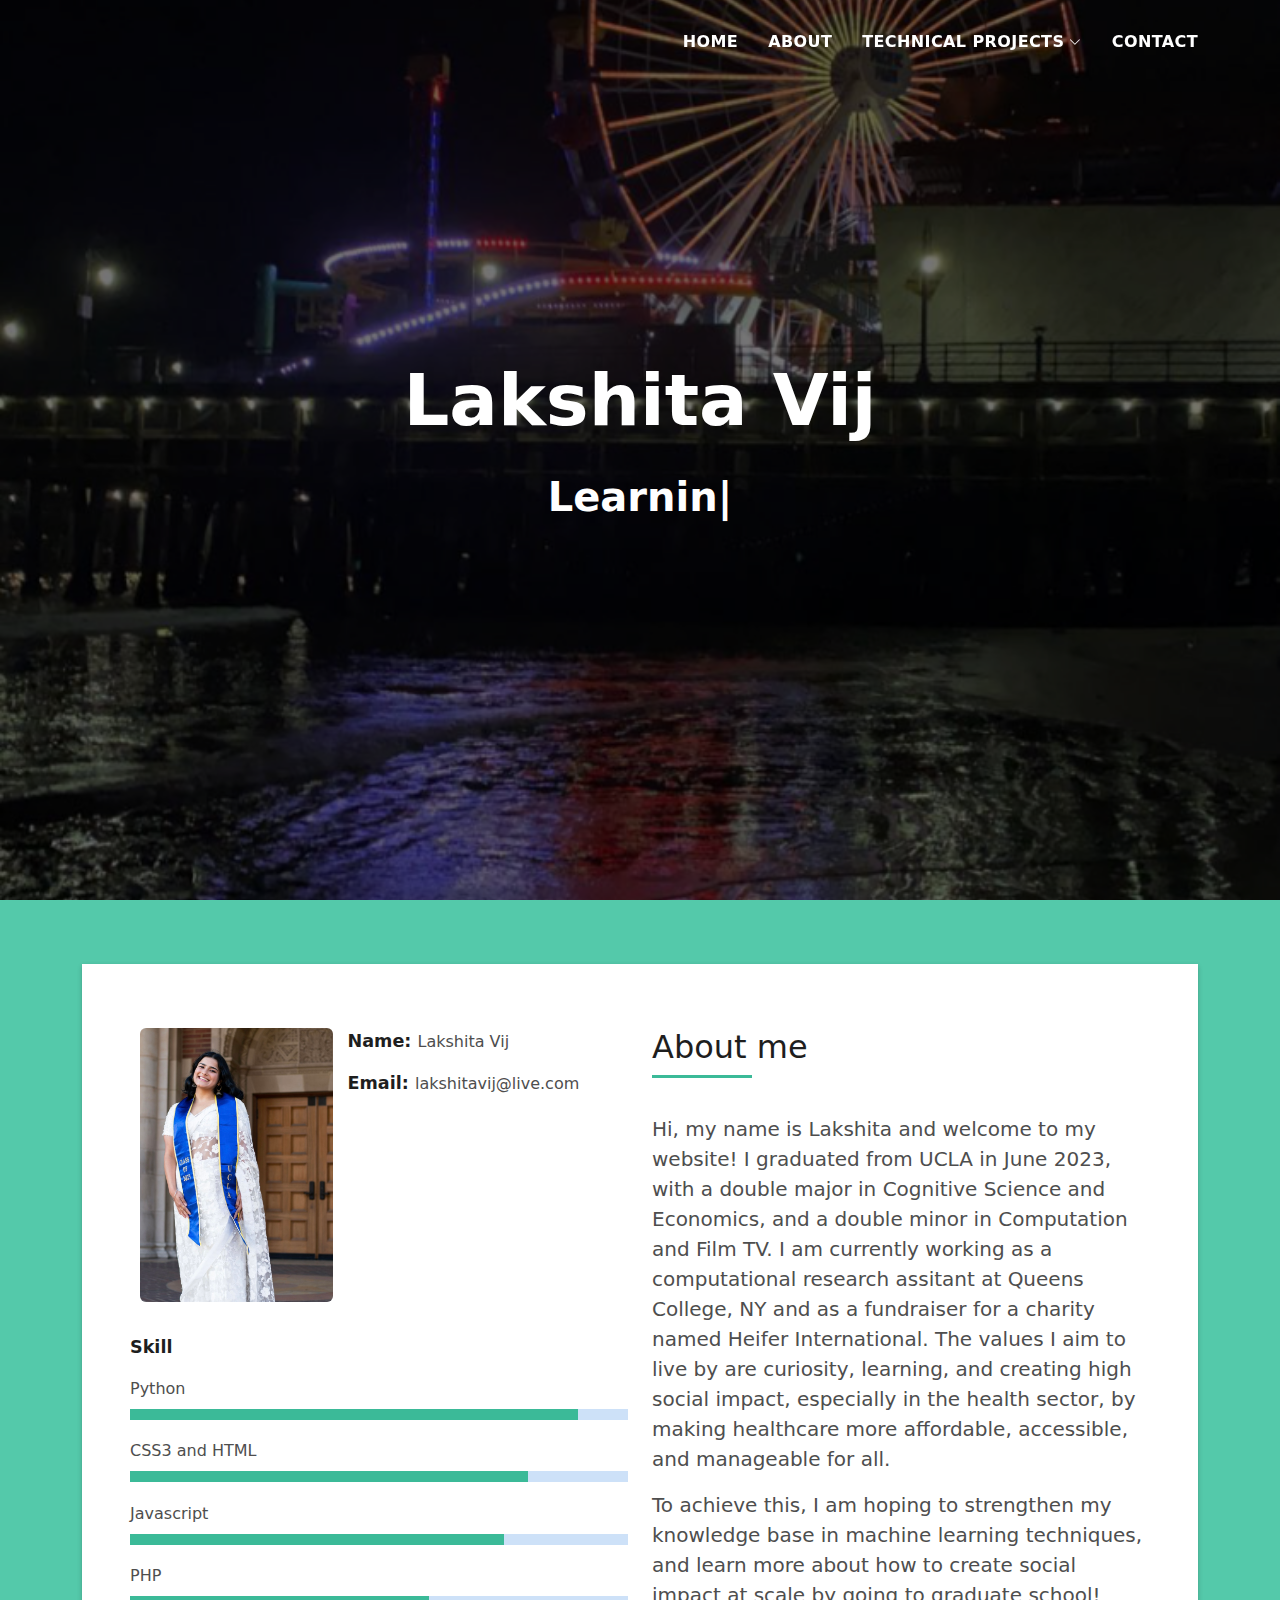
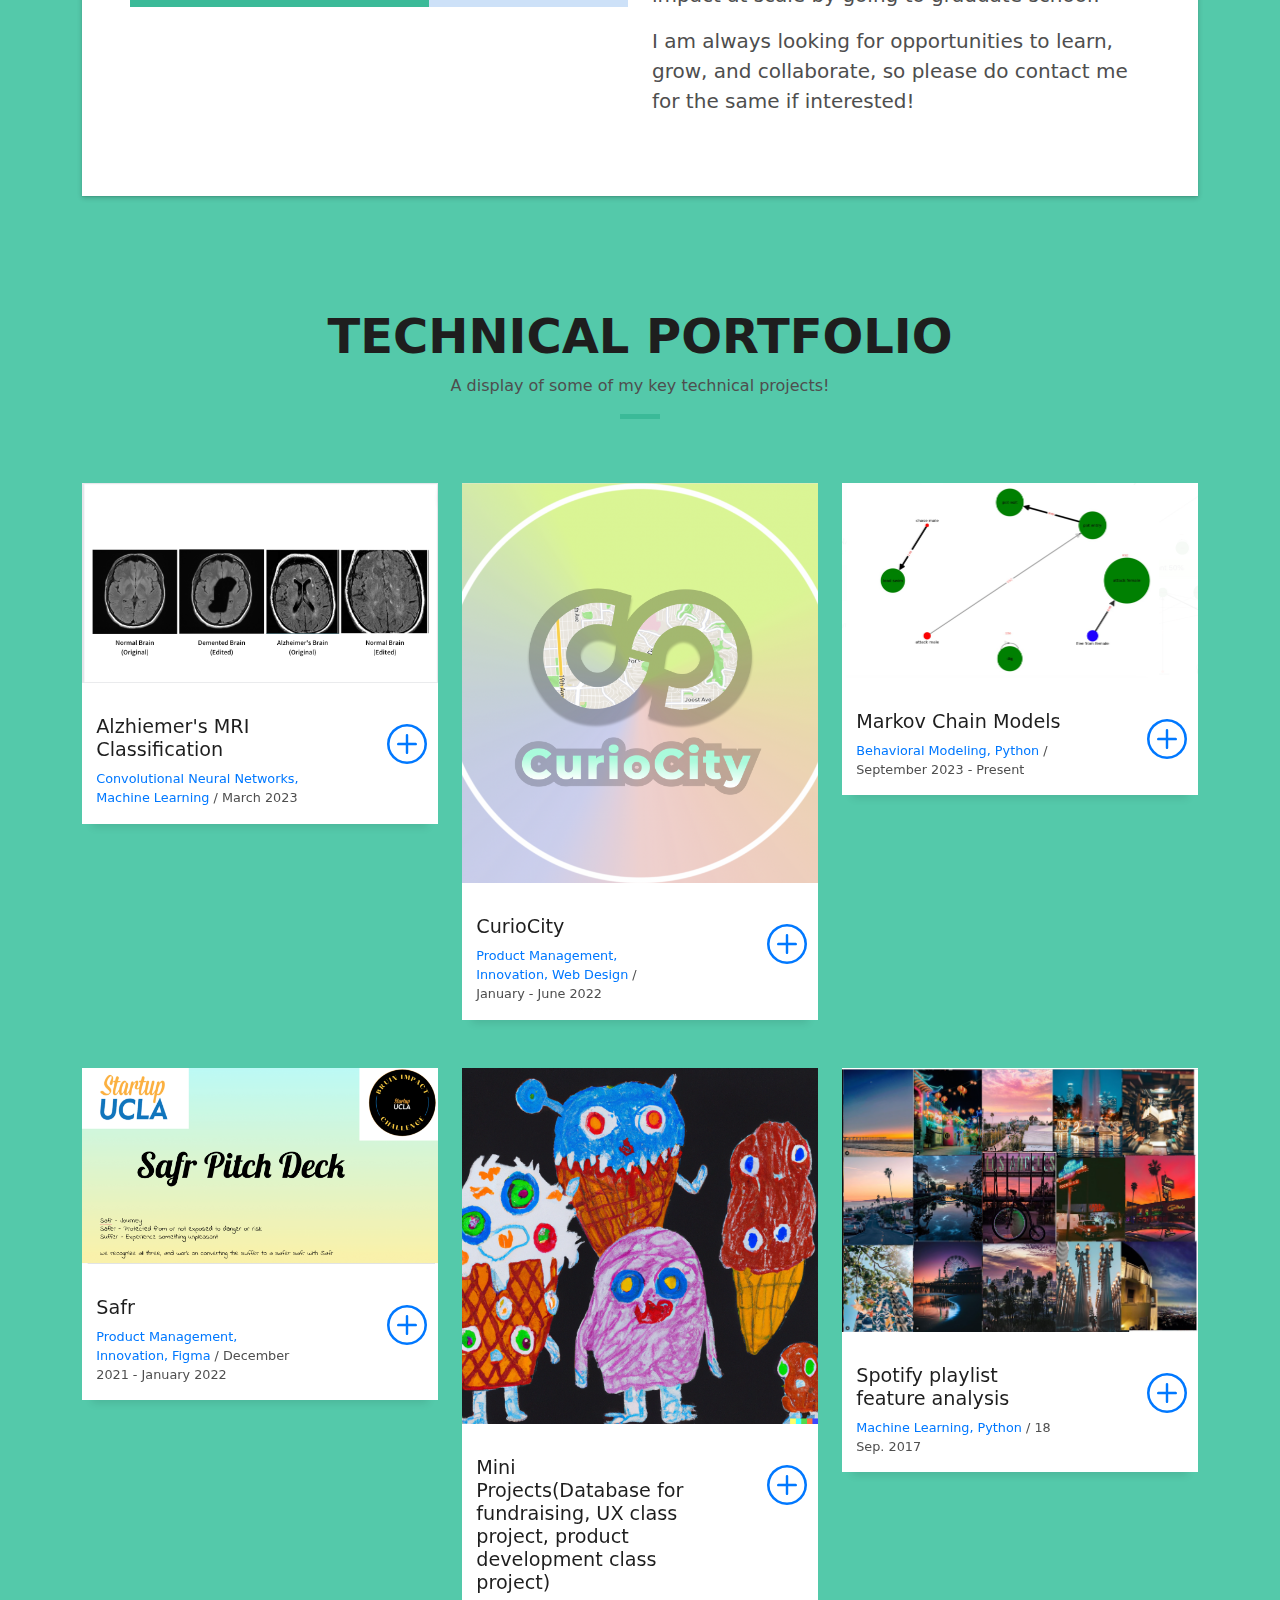
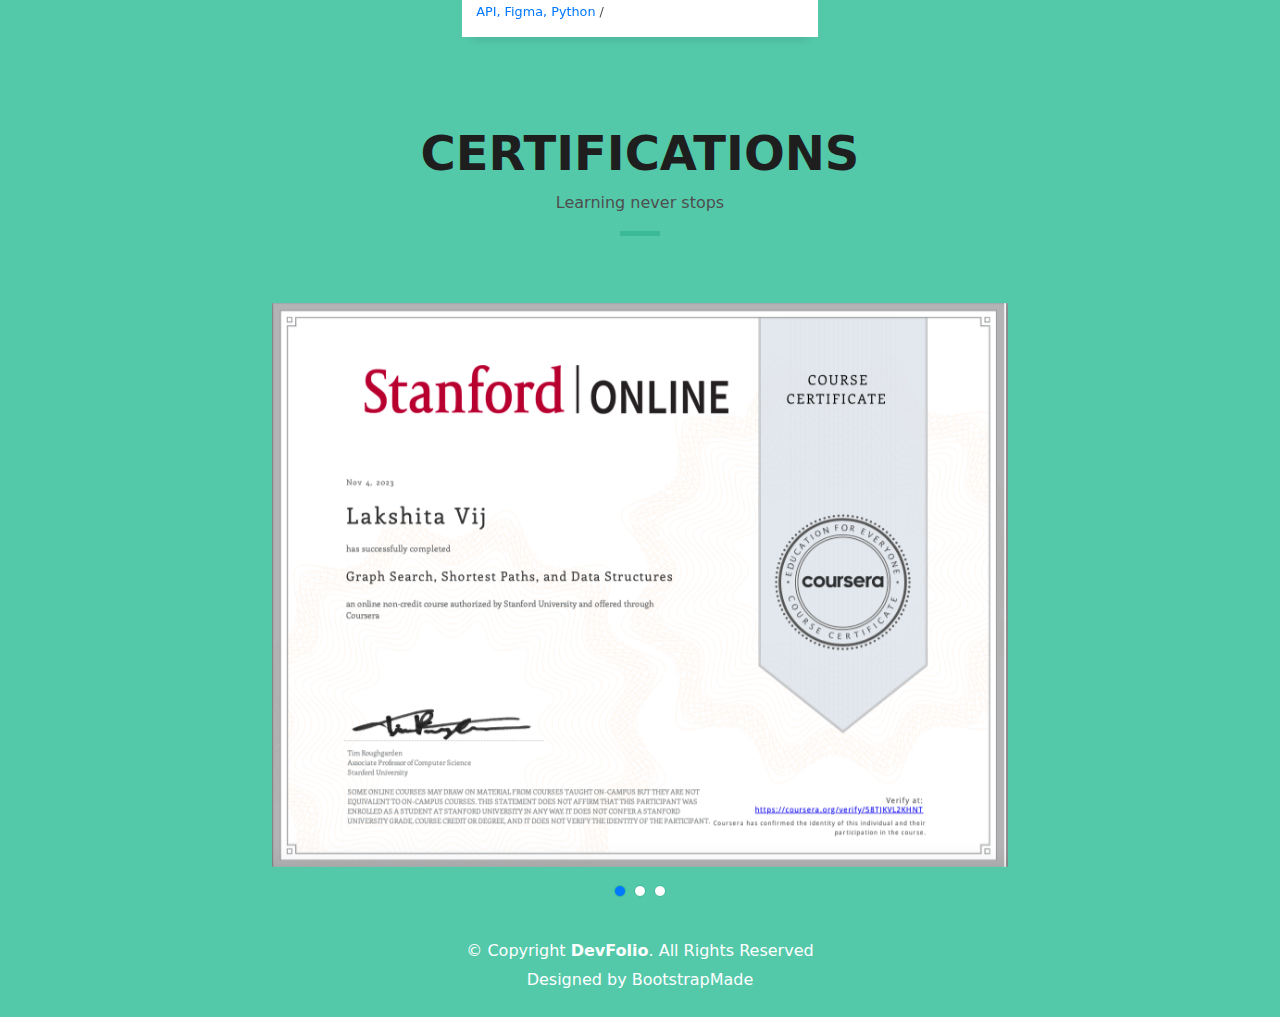
<file: index.html>
<!DOCTYPE html>
<html lang="en">

<head>
  <meta charset="utf-8">
  <meta content="width=device-width, initial-scale=1.0" name="viewport">

  <title>Lakshita Vij's Website</title>
  <meta content="" name="description">
  <meta content="" name="keywords">

  <!-- Favicons -->
  <link href="assets/img/favicon.png" rel="icon">
  <link href="assets/img/apple-touch-icon.png" rel="apple-touch-icon">

  <!-- Vendor CSS Files -->
  <link href="assets/vendor/bootstrap/css/bootstrap.min.css" rel="stylesheet">
  <link href="assets/vendor/bootstrap-icons/bootstrap-icons.css" rel="stylesheet">
  <link href="assets/vendor/glightbox/css/glightbox.min.css" rel="stylesheet">
  <link href="assets/vendor/swiper/swiper-bundle.min.css" rel="stylesheet">

  <!-- Template Main CSS File -->
  <link href="assets/css/style.css" rel="stylesheet">

  <!-- =======================================================
  * Template Name: DevFolio
  * Updated: Nov 17 2023 with Bootstrap v5.3.2
  * Template URL: https://bootstrapmade.com/devfolio-bootstrap-portfolio-html-template/
  * Author: BootstrapMade.com
  * License: https://bootstrapmade.com/license/
  ======================================================== -->
</head>

<body>

   <!-- ======= Header ======= -->
   <header id="header" class="fixed-top">
    <div class="container d-flex align-items-center justify-content-between">
      <h1 class="logo"><a href="index.html"></a></h1>
      <nav id="navbar" class="navbar">
        <ul>
        <li><a href="index.html">Home</a></li>
          <li><a class="nav-link scrollto" href="#about">About</a></li>
          <li class="dropdown"><a href="#"><span>Technical Projects</span> <i class="bi bi-chevron-down"></i></a>
            <ul>
              <li><a href="alzheimers.html">Alzheimer's Classification</a></li>
              <li><a href="curiocity.html">CurioCity</a></li>
              <li><a href="markov.html">Markov Chain Models</a></li>
              <li><a href="safr.html">Safr</a></li>
              <li><a href="evo.html">Mini Projects</a></li>
              <li><a href="spotify.html">Spotify Playlist Feature Analysis</a></li>

            </ul>
          </li>
          <li><a class="nav-link scrollto" href="#contact">Contact</a></li>
        </ul>
        <i class="bi bi-list mobile-nav-toggle"></i>
      </nav>
    </div>
  </header><!-- End Header -->

  <!-- ======= Hero Section ======= -->
  <div id="hero" class="hero route bg-image" style="background-image: url(IMG_6892.PNG)">
    <div class="overlay-itro"></div>
    <div class="hero-content display-table">
      <div class="table-cell">
        <div class="container">
          <!--<p class="display-6 color-d">Hello, world!</p>-->
          <h1 class="hero-title mb-4">Lakshita Vij</h1>
          <p class="hero-subtitle"><span class="typed" data-typed-items="Learning,Developing,Designing, Exploring"></span></p>
          <!-- <p class="pt-3"><a class="btn btn-primary btn js-scroll px-4" href="#about" role="button">Learn More</a></p> -->
        </div>
      </div>
    </div>
  </div><!-- End Hero Section -->

  <main id="main">

    <!-- ======= About Section ======= -->
    <section id="about" class="about-mf sect-pt4 route">
      <div class="container">
        <div class="row">
          <div class="col-sm-12">
            <div class="box-shadow-full">
              <div class="row">
                <div class="col-md-6">
                  <div class="row">
                    <div class="col-sm-6 col-md-5">
                      <div class="about-img">
                        <img src="IMG_0465.jpg" class="img-fluid rounded b-shadow-a" alt="">
                      </div>
                    </div>
                    <div class="col-sm-6 col-md-7">
                      <div class="about-info">
                        <p><span class="title-s">Name: </span> <span>Lakshita Vij</span></p>
                        <p><span class="title-s">Email: </span> <span>lakshitavij@live.com</span></p>
                      </div>
                    </div>
                  </div>
                  <div class="skill-mf">
                    <p class="title-s">Skill</p>
                    <span>Python</span> <span class="pull-right"></span>
                    <div class="progress">
                      <div class="progress-bar" role="progressbar" style="width: 90%;" aria-valuenow="90" aria-valuemin="0" aria-valuemax="100"></div>
                    </div>
                    <span>CSS3 and HTML</span> <span class="pull-right"></span>
                    <div class="progress">
                      <div class="progress-bar" role="progressbar" style="width: 80%" aria-valuenow="80" aria-valuemin="0" aria-valuemax="100"></div>
                    </div>
                    <span>Javascript</span> <span class="pull-right"></span>
                    <div class="progress">
                      <div class="progress-bar" role="progressbar" style="width: 75%" aria-valuenow="75" aria-valuemin="0" aria-valuemax="100"></div>
                    </div>
                    <span>PHP</span> <span class="pull-right"></span>
                    <div class="progress">
                      <div class="progress-bar" role="progressbar" style="width: 60%" aria-valuenow="60" aria-valuemin="0" aria-valuemax="100"></div>
                    </div>
                  </div>
                </div>
                <div class="col-md-6">
                  <div class="about-me pt-4 pt-md-0">
                    <div class="title-box-2">
                      <h5 class="title-left">
                        About me
                      </h5>
                    </div>
                    <p class="lead">
                      Hi, my name is Lakshita and welcome to my website! I graduated from UCLA in June 2023, with a double major in 
                      Cognitive Science and Economics, and a double minor in Computation and Film TV. I am currently working as a computational 
                      research assitant at Queens College, NY and as a fundraiser for a charity named Heifer International. The values I aim to live
                      by are curiosity, learning, and creating high social impact, especially in the health sector, by making healthcare more affordable, accessible, and manageable for all.
      
                    </p>
                    <p class="lead">
                    To achieve this, I am hoping to strengthen my knowledge base in machine learning techniques, and learn more about how to
                    create social impact at scale by going to graduate school!
                    </p>
                    <p class="lead">
                      I am always looking for opportunities to learn, grow, and collaborate, so please do contact me for the same if interested!
                    </p>
                  </div>
                </div>
              </div>
            </div>
          </div>
        </div>
      </div>
    </section><!-- End About Section -->

    

    <!-- ======= Portfolio Section ======= -->
    <section id="work" class="portfolio-mf sect-pt4 route">
      <style>
        .equal-height-img {
          height: 400px; /* Adjust the height as needed */
          object-fit: cover; /* This property ensures that the entire image is visible within the specified height */
          width: 100%;
        }
      </style>
      <div class="container">
        <div class="row">
          <div class="col-sm-12">
            <div class="title-box text-center">
              <h3 class="title-a">
                Technical Portfolio
              </h3>
              <p class="subtitle-a">
                A display of some of my key technical projects!
              </p>
              <div class="line-mf"></div>
            </div>
          </div>
        </div>
        <div class="row">
          <div class="col-md-4">
            <div class="work-box">
              <a href="assets/img/work-1.jpg" data-gallery="portfolioGallery" class="portfolio-lightbox">
                <div class="work-img">
                  <img src="alzy.png" alt="" class="img-fluid">
                </div>
              </a>
              <div class="work-content">
                <div class="row">
                  <div class="col-sm-8">
                    <h2 class="w-title">Alzhiemer's MRI Classification </h2>
                    <div class="w-more">
                      <span class="w-ctegory">Convolutional Neural Networks, Machine Learning</span> / <span class="w-date">March 2023</span>
                    </div>
                  </div>
                  <div class="col-sm-4">
                    <div class="w-like">
                      <a href="alzheimers.html"> <span class="bi bi-plus-circle"></span></a>
                    </div>
                  </div>
                </div>
              </div>
            </div>
          </div>
          <div class="col-md-4">
            <div class="work-box">
              <a href="assets/img/work-2.jpg" data-gallery="portfolioGallery" class="portfolio-lightbox">
                <div class="work-img">
                  <img src="curiocitylogo.png" alt="" class="img-fluid equal-height-img">
                </div>
              </a>
              <div class="work-content">
                <div class="row">
                  <div class="col-sm-8">
                    <h2 class="w-title">CurioCity</h2>
                    <div class="w-more">
                      <span class="w-ctegory">Product Management, Innovation, Web Design</span> / <span class="w-date">January - June 2022</span>
                    </div>
                  </div>
                  <div class="col-sm-4">
                    <div class="w-like">
                      <a href="curiocity.html"> <span class="bi bi-plus-circle"></span></a>
                    </div>
                  </div>
                </div>
              </div>
            </div>
          </div>
          <div class="col-md-4">
            <div class="work-box">
              <a href="assets/img/work-3.jpg" data-gallery="portfolioGallery" class="portfolio-lightbox">
                <div class="work-img">
                  <img src="MC.png" alt="" class="img-fluid">
                </div>
              </a>
              <div class="work-content">
                <div class="row">
                  <div class="col-sm-8">
                    <h2 class="w-title">Markov Chain Models</h2>
                    <div class="w-more">
                      <span class="w-ctegory">Behavioral Modeling, Python</span> / <span class="w-date">September 2023 - Present</span></a>
                    </div>
                  </div>
                  <div class="col-sm-4">
                    <div class="w-like">
                      <a href="markov.html"> <span class="bi bi-plus-circle"></span></a>
                    </div>
                  </div>
                </div>
              </div>
            </div>
          </div>
          <div class="col-md-4">
            <div class="work-box">
              <a href="assets/img/work-4.jpg" data-gallery="portfolioGallery" class="portfolio-lightbox">
                <div class="work-img">
                  <img src="safrr.png" alt="" class="img-fluid">
                </div>
              </a>
              <div class="work-content">
                <div class="row">
                  <div class="col-sm-8">
                    <h2 class="w-title">Safr</h2>
                    <div class="w-more">
                      <span class="w-ctegory">Product Management, Innovation, Figma</span> / <span class="w-date">December 2021 - January 2022</span>
                    </div>
                  </div>
                  <div class="col-sm-4">
                    <div class="w-like">
                      <a href="safr.html"> <span class="bi bi-plus-circle"></span></a>
                    </div>
                  </div>
                </div>
              </div>
            </div>
          </div>
          <div class="col-md-4">
            <div class="work-box">
              <a href="assets/img/work-5.jpg" data-gallery="portfolioGallery" class="portfolio-lightbox">
                <div class="work-img">
                  <img src="minimon.png" alt="" class="img-fluid">
                </div>
              </a>
              <div class="work-content">
                <div class="row">
                  <div class="col-sm-8">
                    <h2 class="w-title">Mini Projects(Database for fundraising, UX class project, product development class project)</h2>
                    <div class="w-more">
                      <span class="w-ctegory">API, Figma, Python</span> / <span class="w-date"></span>
                    </div>
                  </div>
                  <div class="col-sm-4">
                    <div class="w-like">
                      <a href="evo.html"> <span class="bi bi-plus-circle"></span></a>
                    </div>
                  </div>
                </div>
              </div>
            </div>
          </div>
          <div class="col-md-4">
            <div class="work-box">
              <a href="assets/img/work-6.jpg" data-gallery="portfolioGallery" class="portfolio-lightbox">
                <div class="work-img">
                  <img src="LA.png" alt="" class="img-fluid">
                </div>
              </a>
              <div class="work-content">
                <div class="row">
                  <div class="col-sm-8">
                    <h2 class="w-title">Spotify playlist feature analysis</h2>
                    <div class="w-more">
                      <span class="w-ctegory">Machine Learning, Python</span> / <span class="w-date">18 Sep. 2017</span>
                    </div>
                  </div>
                  <div class="col-sm-4">
                    <div class="w-like">
                      <a href="spotify.html"> <span class="bi bi-plus-circle"></span></a>
                    </div>
                  </div>
                </div>
              </div>
            </div>
          </div>

        </div>
      </div>
    </section><!-- End Portfolio Section -->

     <!-- ======= Certifications ======= -->
     <section id="portfolio-details" class="portfolio-details">
        <div class="container">
          <div class="row">
            <div class="col-sm-12">
              <div class="title-box text-center">
                <h3 class="title-a">
                  Certifications
                </h3>
                <p class="subtitle-a">
                  Learning never stops
                </p>
                <div class="line-mf"></div>
              </div>
            </div>
          </div>
          <div class="row gy-4 justify-content-center">

            <div class="col-lg-8 text-center">
                <div class="portfolio-details-slider swiper">
                    <div class="swiper-wrapper align-items-center">
        
                        <div class="swiper-slide">
                            <img src="cert11.png" alt="">
                        </div>
        
                        <div class="swiper-slide">
                            <img src="cert22.png" alt="">
                        </div>
        
                        <div class="swiper-slide">
                            <img src="cert33.png" alt="">
                        </div>
        
                    </div>
                    <div class="swiper-pagination"></div>
                </div>
            </div>
        
        </div>
        
    

        </div>

      </div>
    </section><!-- End Portfolio Details Section -->
                     
    </section><!-- End Contact Section -->

  </main><!-- End #main -->

  <!-- ======= Footer ======= -->
  <footer>
    <div class="container">
      <div class="row">
        <div class="col-sm-12">
          <div class="copyright-box">
            <p class="copyright">&copy; Copyright <strong>DevFolio</strong>. All Rights Reserved</p>
            <div class="credits">
              <!--
              All the links in the footer should remain intact.
              You can delete the links only if you purchased the pro version.
              Licensing information: https://bootstrapmade.com/license/
              Purchase the pro version with working PHP/AJAX contact form: https://bootstrapmade.com/buy/?theme=DevFolio
            -->
              Designed by <a href="https://bootstrapmade.com/">BootstrapMade</a>
            </div>
          </div>
        </div>
      </div>
    </div>
  </footer><!-- End  Footer -->

  <div id="preloader"></div>
  <a href="#" class="back-to-top d-flex align-items-center justify-content-center"><i class="bi bi-arrow-up-short"></i></a>

  <!-- Vendor JS Files -->
  <script src="assets/vendor/purecounter/purecounter_vanilla.js"></script>
  <script src="assets/vendor/bootstrap/js/bootstrap.bundle.min.js"></script>
  <script src="assets/vendor/glightbox/js/glightbox.min.js"></script>
  <script src="assets/vendor/swiper/swiper-bundle.min.js"></script>
  <script src="assets/vendor/typed.js/typed.umd.js"></script>
  <script src="assets/vendor/php-email-form/validate.js"></script>

  <!-- Template Main JS File -->
  <script src="assets/js/main.js"></script>

</body>

</html>
</file>
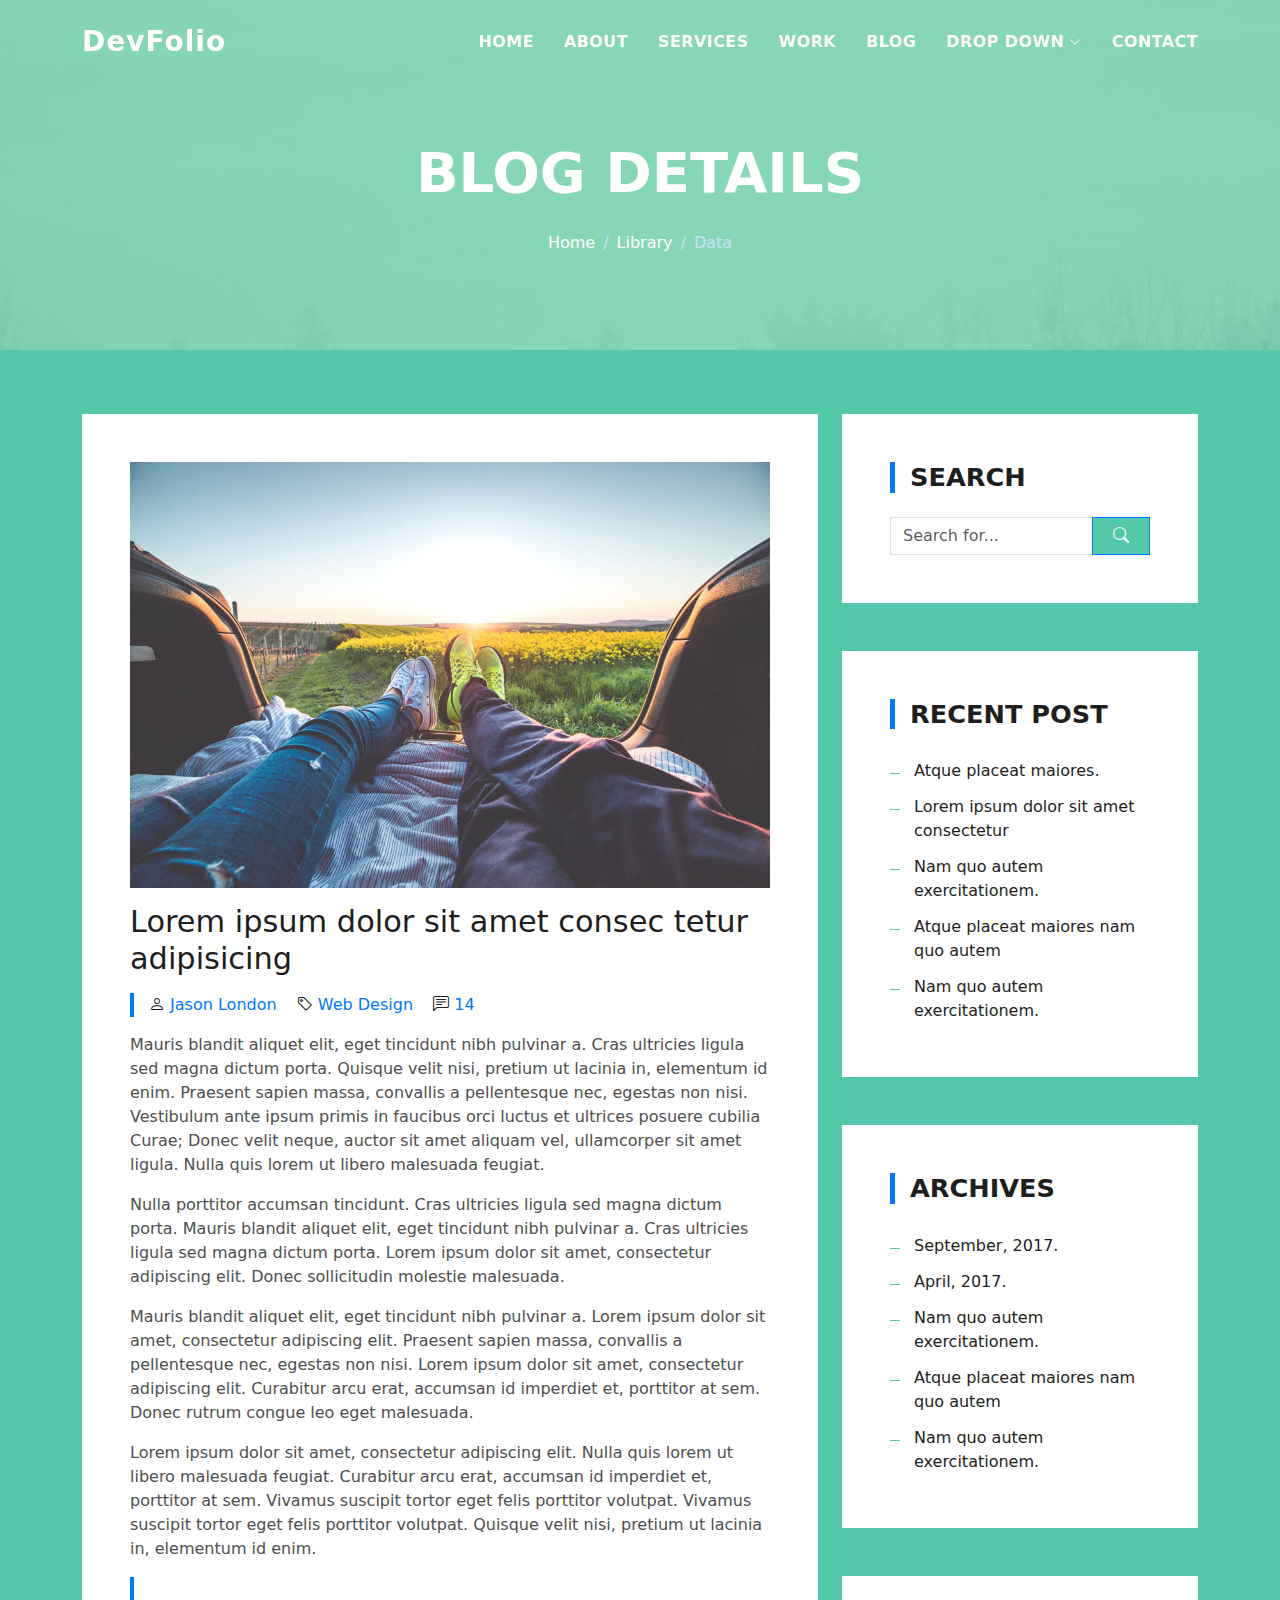
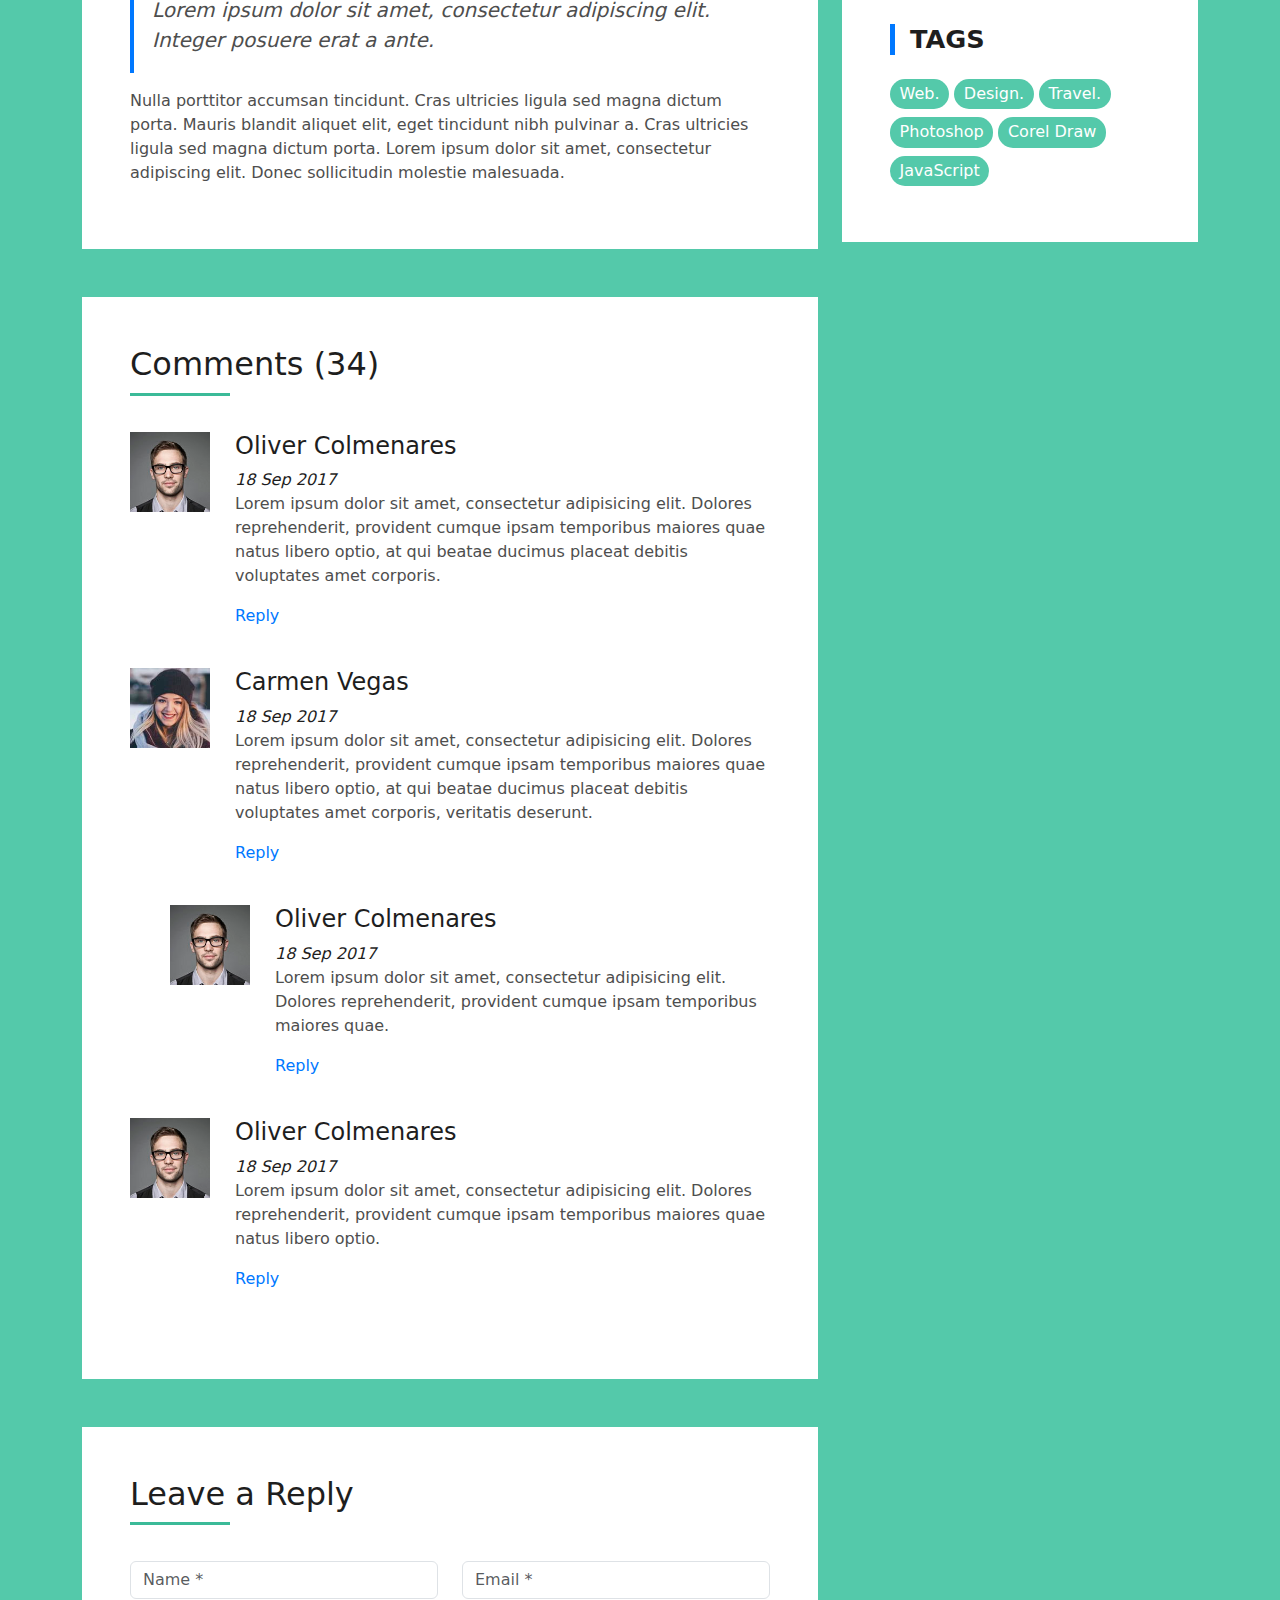
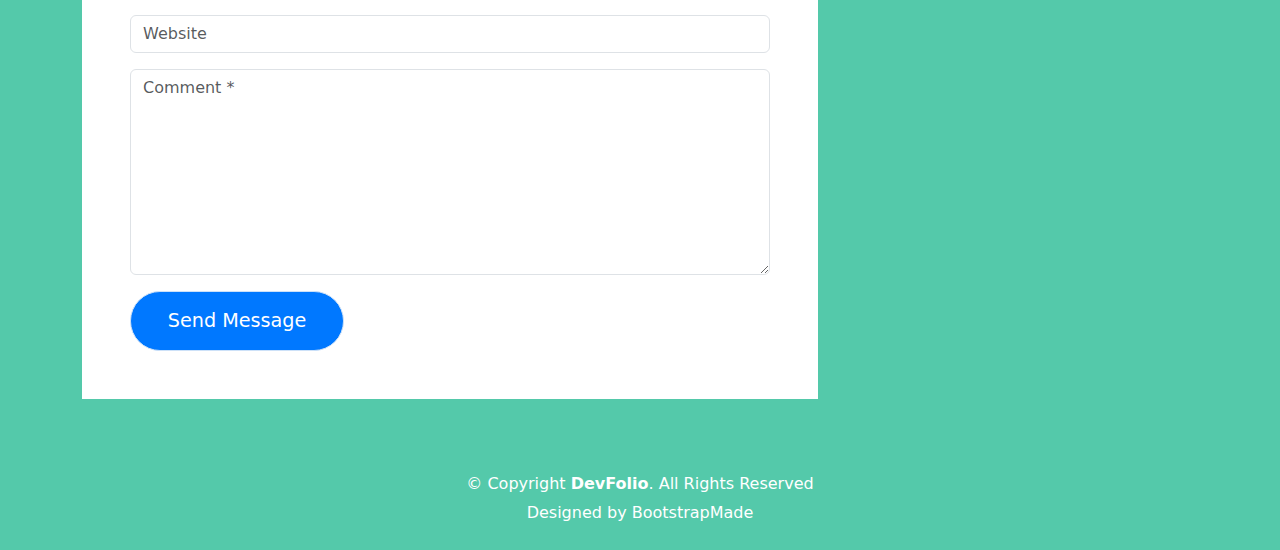
<file: blog-single.html>
<!DOCTYPE html>
<html lang="en">

<head>
  <meta charset="utf-8">
  <meta content="width=device-width, initial-scale=1.0" name="viewport">

  <title>DevFolio Bootstrap Portfolio Template - Blog Single</title>
  <meta content="" name="description">
  <meta content="" name="keywords">

  <!-- Favicons -->
  <link href="assets/img/favicon.png" rel="icon">
  <link href="assets/img/apple-touch-icon.png" rel="apple-touch-icon">

  <!-- Vendor CSS Files -->
  <link href="assets/vendor/bootstrap/css/bootstrap.min.css" rel="stylesheet">
  <link href="assets/vendor/bootstrap-icons/bootstrap-icons.css" rel="stylesheet">
  <link href="assets/vendor/glightbox/css/glightbox.min.css" rel="stylesheet">
  <link href="assets/vendor/swiper/swiper-bundle.min.css" rel="stylesheet">

  <!-- Template Main CSS File -->
  <link href="assets/css/style.css" rel="stylesheet">

  <!-- =======================================================
  * Template Name: DevFolio
  * Updated: Nov 17 2023 with Bootstrap v5.3.2
  * Template URL: https://bootstrapmade.com/devfolio-bootstrap-portfolio-html-template/
  * Author: BootstrapMade.com
  * License: https://bootstrapmade.com/license/
  ======================================================== -->
</head>

<body>

  <!-- ======= Header ======= -->
  <header id="header" class="fixed-top">
    <div class="container d-flex align-items-center justify-content-between">

      <h1 class="logo"><a href="index.html">DevFolio</a></h1>
      <!-- Uncomment below if you prefer to use an image logo -->
      <!-- <a href="index.html" class="logo"><img src="assets/img/logo.png" alt="" class="img-fluid"></a>-->

      <nav id="navbar" class="navbar">
        <ul>
          <li><a class="nav-link scrollto " href="#hero">Home</a></li>
          <li><a class="nav-link scrollto" href="#about">About</a></li>
          <li><a class="nav-link scrollto" href="#services">Services</a></li>
          <li><a class="nav-link scrollto " href="#work">Work</a></li>
          <li><a class="nav-link scrollto " href="#blog">Blog</a></li>
          <li class="dropdown"><a href="#"><span>Drop Down</span> <i class="bi bi-chevron-down"></i></a>
            <ul>
              <li><a href="#">Drop Down 1</a></li>
              <li class="dropdown"><a href="#"><span>Deep Drop Down</span> <i class="bi bi-chevron-right"></i></a>
                <ul>
                  <li><a href="#">Deep Drop Down 1</a></li>
                  <li><a href="#">Deep Drop Down 2</a></li>
                  <li><a href="#">Deep Drop Down 3</a></li>
                  <li><a href="#">Deep Drop Down 4</a></li>
                  <li><a href="#">Deep Drop Down 5</a></li>
                </ul>
              </li>
              <li><a href="#">Drop Down 2</a></li>
              <li><a href="#">Drop Down 3</a></li>
              <li><a href="#">Drop Down 4</a></li>
            </ul>
          </li>
          <li><a class="nav-link scrollto" href="#contact">Contact</a></li>
        </ul>
        <i class="bi bi-list mobile-nav-toggle"></i>
      </nav><!-- .navbar -->

    </div>
  </header><!-- End Header -->

  <div class="hero hero-single route bg-image" style="background-image: url(assets/img/overlay-bg.jpg)">
    <div class="overlay-mf"></div>
    <div class="hero-content display-table">
      <div class="table-cell">
        <div class="container">
          <h2 class="hero-title mb-4">Blog Details</h2>
          <ol class="breadcrumb d-flex justify-content-center">
            <li class="breadcrumb-item">
              <a href="#">Home</a>
            </li>
            <li class="breadcrumb-item">
              <a href="#">Library</a>
            </li>
            <li class="breadcrumb-item active">Data</li>
          </ol>
        </div>
      </div>
    </div>
  </div>

  <main id="main">

    <!-- ======= Blog Single Section ======= -->
    <section class="blog-wrapper sect-pt4" id="blog">
      <div class="container">
        <div class="row">
          <div class="col-md-8">
            <div class="post-box">
              <div class="post-thumb">
                <img src="assets/img/post-1.jpg" class="img-fluid" alt="">
              </div>
              <div class="post-meta">
                <h1 class="article-title">Lorem ipsum dolor sit amet consec tetur adipisicing</h1>
                <ul>
                  <li>
                    <span class="bi bi-person"></span>
                    <a href="#">Jason London</a>
                  </li>
                  <li>
                    <span class="bi bi-tag"></span>
                    <a href="#">Web Design</a>
                  </li>
                  <li>
                    <span class="bi bi-chat-left-text"></span>
                    <a href="#">14</a>
                  </li>
                </ul>
              </div>
              <div class="article-content">
                <p>
                  Mauris blandit aliquet elit, eget tincidunt nibh pulvinar a. Cras ultricies ligula sed magna dictum
                  porta. Quisque velit
                  nisi, pretium ut lacinia in, elementum id enim. Praesent sapien massa, convallis a pellentesque
                  nec, egestas non nisi. Vestibulum ante ipsum primis in faucibus orci luctus et ultrices posuere
                  cubilia Curae; Donec velit neque, auctor sit amet aliquam vel, ullamcorper sit amet ligula.
                  Nulla quis lorem ut libero malesuada feugiat.
                </p>
                <p>
                  Nulla porttitor accumsan tincidunt. Cras ultricies ligula sed magna dictum porta. Mauris blandit
                  aliquet elit, eget tincidunt
                  nibh pulvinar a. Cras ultricies ligula sed magna dictum porta. Lorem ipsum dolor sit amet,
                  consectetur adipiscing elit. Donec sollicitudin molestie malesuada.
                </p>
                <p>
                  Mauris blandit aliquet elit, eget tincidunt nibh pulvinar a. Lorem ipsum dolor sit amet, consectetur
                  adipiscing elit. Praesent
                  sapien massa, convallis a pellentesque nec, egestas non nisi. Lorem ipsum dolor sit amet,
                  consectetur adipiscing elit. Curabitur arcu erat, accumsan id imperdiet et, porttitor at
                  sem. Donec rutrum congue leo eget malesuada.
                </p>
                <p>
                  Lorem ipsum dolor sit amet, consectetur adipiscing elit. Nulla quis lorem ut libero malesuada feugiat.
                  Curabitur arcu erat,
                  accumsan id imperdiet et, porttitor at sem. Vivamus suscipit tortor eget felis porttitor
                  volutpat. Vivamus suscipit tortor eget felis porttitor volutpat. Quisque velit nisi, pretium
                  ut lacinia in, elementum id enim.
                </p>
                <blockquote class="blockquote">
                  <p class="mb-0">Lorem ipsum dolor sit amet, consectetur adipiscing elit. Integer posuere erat a ante.</p>
                </blockquote>
                <p>
                  Nulla porttitor accumsan tincidunt. Cras ultricies ligula sed magna dictum porta. Mauris blandit
                  aliquet elit, eget tincidunt
                  nibh pulvinar a. Cras ultricies ligula sed magna dictum porta. Lorem ipsum dolor sit amet,
                  consectetur adipiscing elit. Donec sollicitudin molestie malesuada.
                </p>
              </div>
            </div>
            <div class="box-comments">
              <div class="title-box-2">
                <h4 class="title-comments title-left">Comments (34)</h4>
              </div>
              <ul class="list-comments">
                <li>
                  <div class="comment-avatar">
                    <img src="assets/img/testimonial-2.jpg" alt="">
                  </div>
                  <div class="comment-details">
                    <h4 class="comment-author">Oliver Colmenares</h4>
                    <span>18 Sep 2017</span>
                    <p>
                      Lorem ipsum dolor sit amet, consectetur adipisicing elit. Dolores reprehenderit, provident cumque
                      ipsam temporibus maiores
                      quae natus libero optio, at qui beatae ducimus placeat debitis voluptates amet corporis.
                    </p>
                    <a href="3">Reply</a>
                  </div>
                </li>
                <li>
                  <div class="comment-avatar">
                    <img src="assets/img/testimonial-4.jpg" alt="">
                  </div>
                  <div class="comment-details">
                    <h4 class="comment-author">Carmen Vegas</h4>
                    <span>18 Sep 2017</span>
                    <p>
                      Lorem ipsum dolor sit amet, consectetur adipisicing elit. Dolores reprehenderit, provident cumque
                      ipsam temporibus maiores
                      quae natus libero optio, at qui beatae ducimus placeat debitis voluptates amet corporis,
                      veritatis deserunt.
                    </p>
                    <a href="3">Reply</a>
                  </div>
                </li>
                <li class="comment-children">
                  <div class="comment-avatar">
                    <img src="assets/img/testimonial-2.jpg" alt="">
                  </div>
                  <div class="comment-details">
                    <h4 class="comment-author">Oliver Colmenares</h4>
                    <span>18 Sep 2017</span>
                    <p>
                      Lorem ipsum dolor sit amet, consectetur adipisicing elit. Dolores reprehenderit, provident cumque
                      ipsam temporibus maiores
                      quae.
                    </p>
                    <a href="3">Reply</a>
                  </div>
                </li>
                <li>
                  <div class="comment-avatar">
                    <img src="assets/img/testimonial-2.jpg" alt="">
                  </div>
                  <div class="comment-details">
                    <h4 class="comment-author">Oliver Colmenares</h4>
                    <span>18 Sep 2017</span>
                    <p>
                      Lorem ipsum dolor sit amet, consectetur adipisicing elit. Dolores reprehenderit, provident cumque
                      ipsam temporibus maiores
                      quae natus libero optio.
                    </p>
                    <a href="3">Reply</a>
                  </div>
                </li>
              </ul>
            </div>
            <div class="form-comments">
              <div class="title-box-2">
                <h3 class="title-left">
                  Leave a Reply
                </h3>
              </div>
              <form class="form-mf">
                <div class="row">
                  <div class="col-md-6 mb-3">
                    <div class="form-group">
                      <input type="text" class="form-control input-mf" id="inputName" placeholder="Name *" required>
                    </div>
                  </div>
                  <div class="col-md-6 mb-3">
                    <div class="form-group">
                      <input type="email" class="form-control input-mf" id="inputEmail1" placeholder="Email *" required>
                    </div>
                  </div>
                  <div class="col-md-12 mb-3">
                    <div class="form-group">
                      <input type="url" class="form-control input-mf" id="inputUrl" placeholder="Website">
                    </div>
                  </div>
                  <div class="col-md-12 mb-3">
                    <div class="form-group">
                      <textarea id="textMessage" class="form-control input-mf" placeholder="Comment *" name="message" cols="45" rows="8" required></textarea>
                    </div>
                  </div>
                  <div class="col-md-12">
                    <button type="submit" class="button button-a button-big button-rouded">Send Message</button>
                  </div>
                </div>
              </form>
            </div>
          </div>
          <div class="col-md-4">
            <div class="widget-sidebar sidebar-search">
              <h5 class="sidebar-title">Search</h5>
              <div class="sidebar-content">
                <form>
                  <div class="input-group">
                    <input type="text" class="form-control" placeholder="Search for..." aria-label="Search for...">
                    <span class="input-group-btn">
                      <button class="btn btn-secondary btn-search" type="button">
                        <span class="bi bi-search"></span>
                      </button>
                    </span>
                  </div>
                </form>
              </div>
            </div>
            <div class="widget-sidebar">
              <h5 class="sidebar-title">Recent Post</h5>
              <div class="sidebar-content">
                <ul class="list-sidebar">
                  <li>
                    <a href="#">Atque placeat maiores.</a>
                  </li>
                  <li>
                    <a href="#">Lorem ipsum dolor sit amet consectetur</a>
                  </li>
                  <li>
                    <a href="#">Nam quo autem exercitationem.</a>
                  </li>
                  <li>
                    <a href="#">Atque placeat maiores nam quo autem</a>
                  </li>
                  <li>
                    <a href="#">Nam quo autem exercitationem.</a>
                  </li>
                </ul>
              </div>
            </div>
            <div class="widget-sidebar">
              <h5 class="sidebar-title">Archives</h5>
              <div class="sidebar-content">
                <ul class="list-sidebar">
                  <li>
                    <a href="#">September, 2017.</a>
                  </li>
                  <li>
                    <a href="#">April, 2017.</a>
                  </li>
                  <li>
                    <a href="#">Nam quo autem exercitationem.</a>
                  </li>
                  <li>
                    <a href="#">Atque placeat maiores nam quo autem</a>
                  </li>
                  <li>
                    <a href="#">Nam quo autem exercitationem.</a>
                  </li>
                </ul>
              </div>
            </div>
            <div class="widget-sidebar widget-tags">
              <h5 class="sidebar-title">Tags</h5>
              <div class="sidebar-content">
                <ul>
                  <li>
                    <a href="#">Web.</a>
                  </li>
                  <li>
                    <a href="#">Design.</a>
                  </li>
                  <li>
                    <a href="#">Travel.</a>
                  </li>
                  <li>
                    <a href="#">Photoshop</a>
                  </li>
                  <li>
                    <a href="#">Corel Draw</a>
                  </li>
                  <li>
                    <a href="#">JavaScript</a>
                  </li>
                </ul>
              </div>
            </div>
          </div>
        </div>
      </div>
    </section><!-- End Blog Single Section -->

  </main><!-- End #main -->

  <!-- ======= Footer ======= -->
  <footer>
    <div class="container">
      <div class="row">
        <div class="col-sm-12">
          <div class="copyright-box">
            <p class="copyright">&copy; Copyright <strong>DevFolio</strong>. All Rights Reserved</p>
            <div class="credits">
              <!--
              All the links in the footer should remain intact.
              You can delete the links only if you purchased the pro version.
              Licensing information: https://bootstrapmade.com/license/
              Purchase the pro version with working PHP/AJAX contact form: https://bootstrapmade.com/buy/?theme=DevFolio
            -->
              Designed by <a href="https://bootstrapmade.com/">BootstrapMade</a>
            </div>
          </div>
        </div>
      </div>
    </div>
  </footer><!-- End  Footer -->

  <div id="preloader"></div>
  <a href="#" class="back-to-top d-flex align-items-center justify-content-center"><i class="bi bi-arrow-up-short"></i></a>

  <!-- Vendor JS Files -->
  <script src="assets/vendor/purecounter/purecounter_vanilla.js"></script>
  <script src="assets/vendor/bootstrap/js/bootstrap.bundle.min.js"></script>
  <script src="assets/vendor/glightbox/js/glightbox.min.js"></script>
  <script src="assets/vendor/swiper/swiper-bundle.min.js"></script>
  <script src="assets/vendor/typed.js/typed.umd.js"></script>
  <script src="assets/vendor/php-email-form/validate.js"></script>

  <!-- Template Main JS File -->
  <script src="assets/js/main.js"></script>

</body>

</html>
</file>
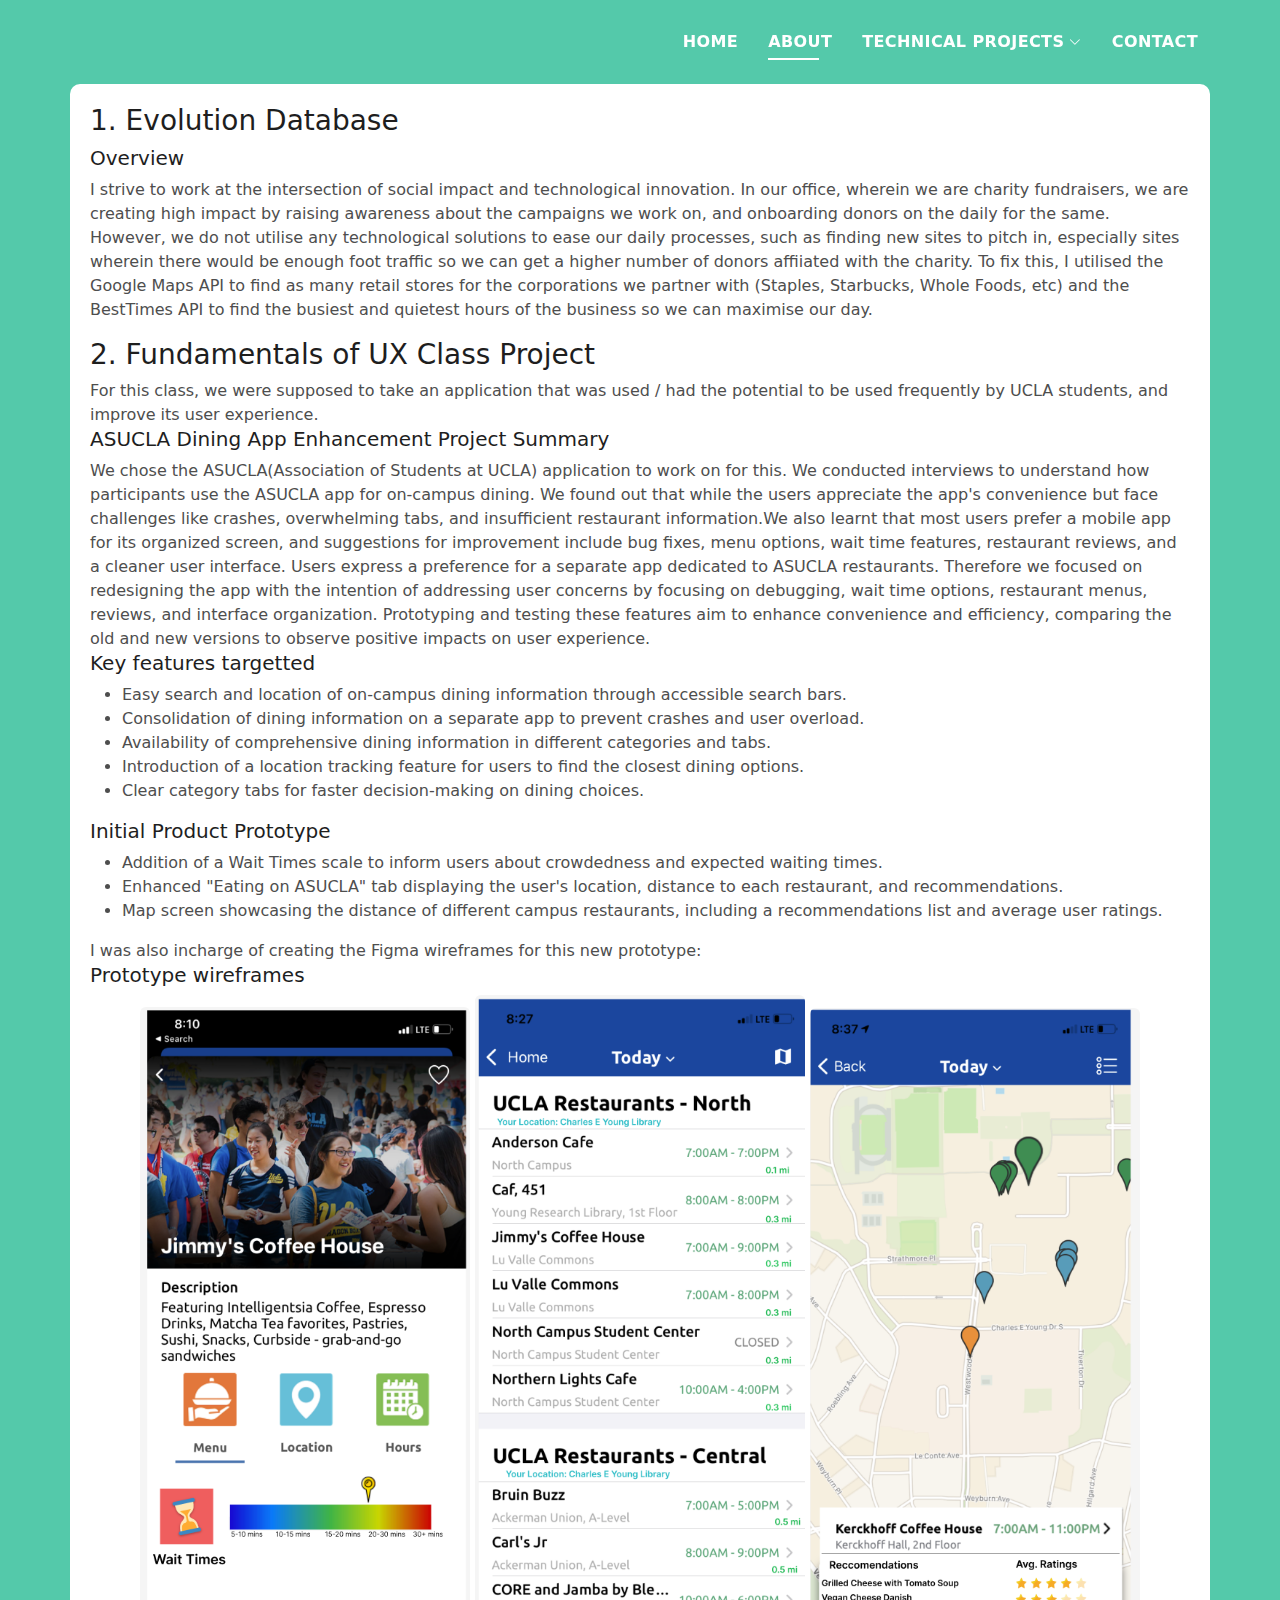
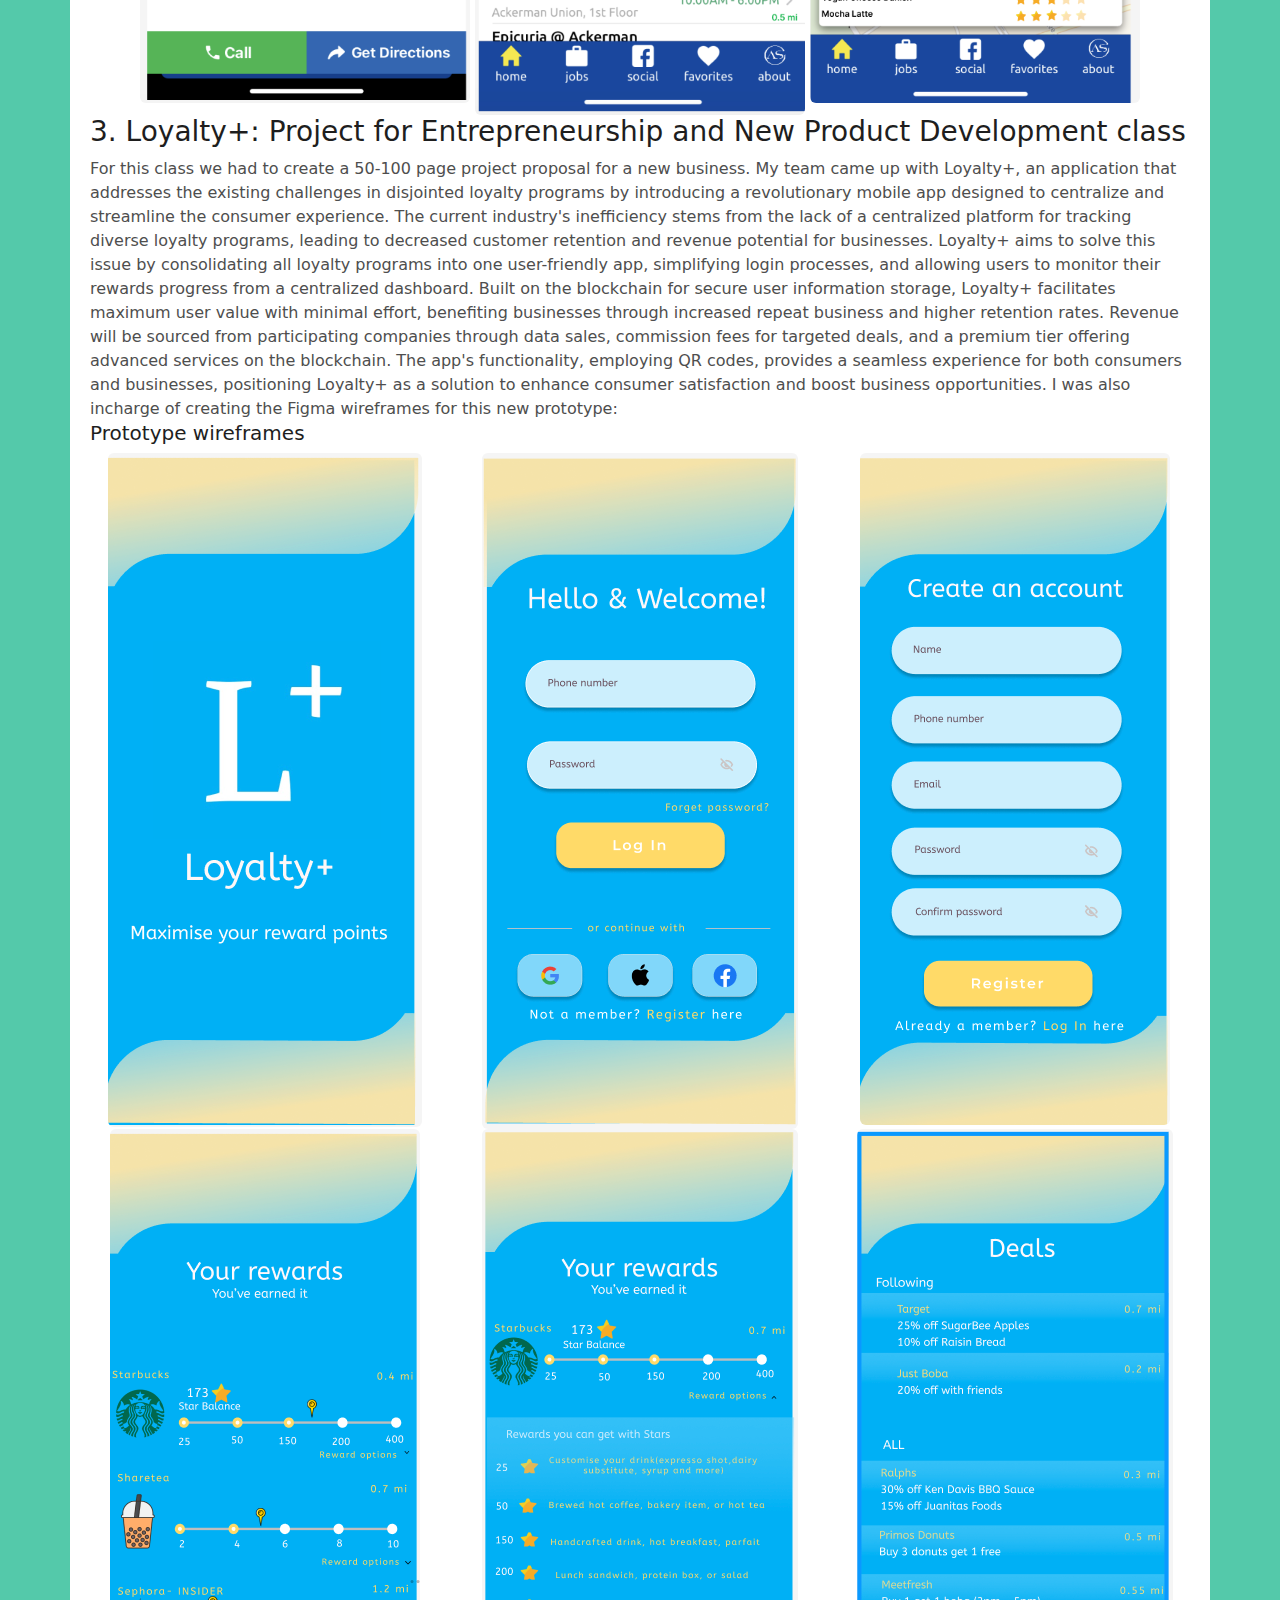
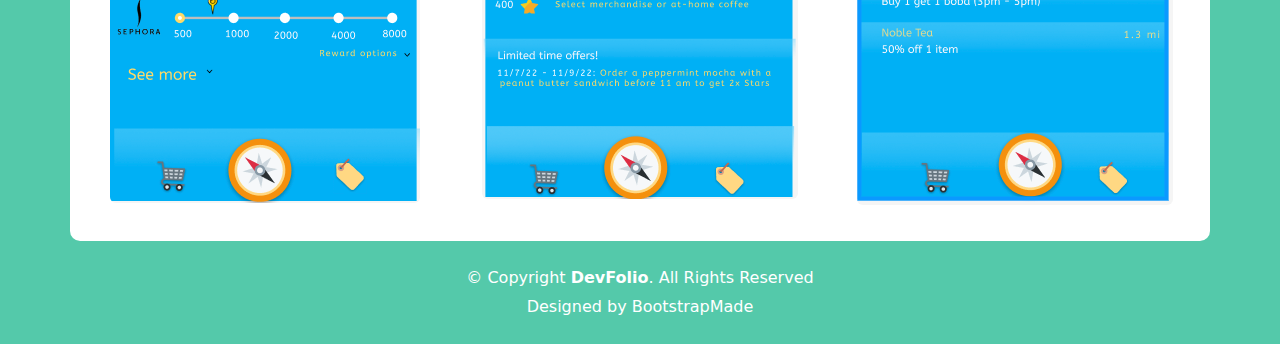
<file: evo.html>
<!DOCTYPE html>
<html lang="en">

<head>
  <meta charset="utf-8">
  <meta content="width=device-width, initial-scale=1.0" name="viewport">

  <title>cc</title>
  <meta content="" name="description">
  <meta content="" name="keywords">

  <!-- Favicons -->
  <link href="assets/img/favicon.png" rel="icon">
  <link href="assets/img/apple-touch-icon.png" rel="apple-touch-icon">

  <!-- Vendor CSS Files -->
  <link href="assets/vendor/bootstrap/css/bootstrap.min.css" rel="stylesheet">
  <link href="assets/vendor/bootstrap-icons/bootstrap-icons.css" rel="stylesheet">
  <link href="assets/vendor/glightbox/css/glightbox.min.css" rel="stylesheet">
  <link href="assets/vendor/swiper/swiper-bundle.min.css" rel="stylesheet">

  <!-- Template Main CSS File -->
  <link href="assets/css/style.css" rel="stylesheet">

  <!-- Custom styles for the empty container -->
  <style>
    .empty-container {
      background-color: #ffffff;
      border-radius: 10px;
      padding: 20px;
      margin-top: 20px; /* Adjusted margin for better spacing */
    }
  </style>
</head>

<body>
    <!-- ======= Header ======= -->
    <header id="header" class="fixed-top">
        <div class="container d-flex align-items-center justify-content-between">
          <h1 class="logo"><a href="index.html"></a></h1>
          <nav id="navbar" class="navbar">
            <ul>
            <li><a href="index.html">Home</a></li>
              <li><a class="nav-link scrollto" href="#about">About</a></li>
              <li class="dropdown"><a href="#"><span>Technical Projects</span> <i class="bi bi-chevron-down"></i></a>
                <ul>
                  <li><a href="alzheimers.html">Alzheimer's Classification</a></li>
                  <li><a href="curiocity.html">CurioCity</a></li>
                  <li><a href="markov.html">Markov Chain Models</a></li>
                  <li><a href="safr.html">Safr</a></li>
                  <li><a href="evo.html">Mini Projects</a></li>
                  <li><a href="spotify.html">Spotify</a></li>
    
                </ul>
              </li>
              <li><a class="nav-link scrollto" href="#contact">Contact</a></li>
            </ul>
            <i class="bi bi-list mobile-nav-toggle"></i>
          </nav>
        </div>
      </header><!-- End Header -->

  <main id="main">
    <!-- ======= About Section ======= -->
    <section id="about" class="about-mf sect-pt4 route">
      <div class="container empty-container">
        <h3>1. Evolution Database</h3>
        <h5>Overview</h5>
       I strive to work at the intersection of social impact and technological innovation. In our office, wherein we are charity fundraisers, we are creating high impact by raising awareness about the campaigns we work on, and onboarding donors on the daily for the same. However, we do not utilise any technological solutions to ease our daily processes, such as finding new sites to pitch in, especially sites wherein there would be enough foot traffic so we can get a higher number of donors affiiated with the charity.
       To fix this, I utilised the Google Maps API to find as many retail stores for the corporations we partner with (Staples, Starbucks, Whole Foods, etc) and the BestTimes API to find the busiest and quietest hours of the business so we can maximise our day. 
        <p>
        <h3>2. Fundamentals of UX Class Project</h3>
        For this class, we were supposed to take an application that was used / had the potential to be used frequently by UCLA students, and improve its user experience. 
      <h5>ASUCLA Dining App Enhancement Project Summary</h5>

We chose the ASUCLA(Association of Students at UCLA) application to work on for this. We conducted interviews to understand how participants use the ASUCLA app for on-campus dining. We found out that while the users appreciate the app's convenience but face challenges like crashes, overwhelming tabs, and insufficient restaurant information.We also learnt that most users prefer a mobile app for its organized screen, and suggestions for improvement include bug fixes, menu options, wait time features, restaurant reviews, and a cleaner user interface. Users express a preference for a separate app dedicated to ASUCLA restaurants.


Therefore we focused on redesigning the app with the intention of addressing user concerns by focusing on debugging, wait time options, restaurant menus, reviews, and interface organization. Prototyping and testing these features aim to enhance convenience and efficiency, comparing the old and new versions to observe positive impacts on user experience.

<h5> Key features targetted</h5>
<ul>
    <li> Easy search and location of on-campus dining information through accessible search bars.</li>
    <li>Consolidation of dining information on a separate app to prevent crashes and user overload. </li>
    <li>Availability of comprehensive dining information in different categories and tabs.</li>
    <li>Introduction of a location tracking feature for users to find the closest dining options.</li>
    <li>Clear category tabs for faster decision-making on dining choices.</li>
</ul>


<h5>Initial Product Prototype</h5>
<ul>
    <li>Addition of a Wait Times scale to inform users about crowdedness and expected waiting times. </li>
    <li> Enhanced "Eating on ASUCLA" tab displaying the user's location, distance to each restaurant, and recommendations.</li>
    <li>Map screen showcasing the distance of different campus restaurants, including a recommendations list and average user ratings.</li>
</ul>
I was also incharge of creating the Figma wireframes for this new prototype:
<h5> Prototype wireframes</h5>
<div class="text-center">
    <img src="wt1.png" class="img-fluid rounded b-shadow-a" alt="" style="max-width: 30%;">
    <img src="wt2.png" class="img-fluid rounded b-shadow-a" alt="" style="max-width: 30%;">
    <img src="wt3.png" class="img-fluid rounded b-shadow-a" alt="" style="max-width: 30%;">
  </div>

  <h3>3. Loyalty+: Project for Entrepreneurship and New Product Development class</h3>
  For this class we had to create a 50-100 page project proposal for a new business. My team came up with Loyalty+, an application that addresses the existing challenges in disjointed loyalty programs by introducing a revolutionary mobile app designed to centralize and streamline the consumer experience. The current industry's inefficiency stems from the lack of a centralized platform for tracking diverse loyalty programs, leading to decreased customer retention and revenue potential for businesses. Loyalty+ aims to solve this issue by consolidating all loyalty programs into one user-friendly app, simplifying login processes, and allowing users to monitor their rewards progress from a centralized dashboard. Built on the blockchain for secure user information storage, Loyalty+ facilitates maximum user value with minimal effort, benefiting businesses through increased repeat business and higher retention rates. Revenue will be sourced from participating companies through data sales, commission fees for targeted deals, and a premium tier offering advanced services on the blockchain. The app's functionality, employing QR codes, provides a seamless experience for both consumers and businesses, positioning Loyalty+ as a solution to enhance consumer satisfaction and boost business opportunities.
  I was also incharge of creating the Figma wireframes for this new prototype:
  <h5> Prototype wireframes</h5>
  <div class="text-center">
    <div class="row">
        <div class="col-md-4">
            <img src="l1.png" class="img-fluid rounded b-shadow-a" alt="">
        </div>
        <div class="col-md-4">
            <img src="l2.png" class="img-fluid rounded b-shadow-a" alt="">
        </div>
        <div class="col-md-4">
            <img src="l3.png" class="img-fluid rounded b-shadow-a" alt="">
        </div>
    </div>
    
    <div class="row">
        <div class="col-md-4">
            <img src="l4.png" class="img-fluid rounded b-shadow-a" alt="">
        </div>
        <div class="col-md-4">
            <img src="l5.png" class="img-fluid rounded b-shadow-a" alt="">
        </div>
        <div class="col-md-4">
            <img src="l6.png" class="img-fluid rounded b-shadow-a" alt="">
        </div>
    </div>
    
  </div>

        <p>
           
        </p>
        <div class="text-center">
        </div>
        <div class="d-flex justify-content-between">
    </section>
  </main><!-- End #main -->

  <!-- ======= Footer ======= -->
  <footer>
    <div class="container">
      <div class="row">
        <div class="col-sm-12">
          <div class="copyright-box">
            <p class="copyright">&copy; Copyright <strong>DevFolio</strong>. All Rights Reserved</p>
            <div class="credits">
              Designed by <a href="https://bootstrapmade.com/">BootstrapMade</a>
            </div>
          </div>
        </div>
      </div>
    </div>
  </footer><!-- End Footer -->

  <div id="preloader"></div>
  <a href="#" class="back-to-top d-flex align-items-center justify-content-center"><i
      class="bi bi-arrow-up-short"></i></a>

 <!-- Vendor JS Files -->
 <script src="assets/vendor/purecounter/purecounter_vanilla.js"></script>
 <script src="assets/vendor/bootstrap/js/bootstrap.bundle.min.js"></script>
 <script src="assets/vendor/glightbox/js/glightbox.min.js"></script>
 <script src="assets/vendor/swiper/swiper-bundle.min.js"></script>
 <script src="assets/vendor/typed.js/typed.umd.js"></script>
 <script src="assets/vendor/php-email-form/validate.js"></script>

 <!-- Template Main JS File -->
 <script src="assets/js/main.js"></script>

</body>

</html>
</file>
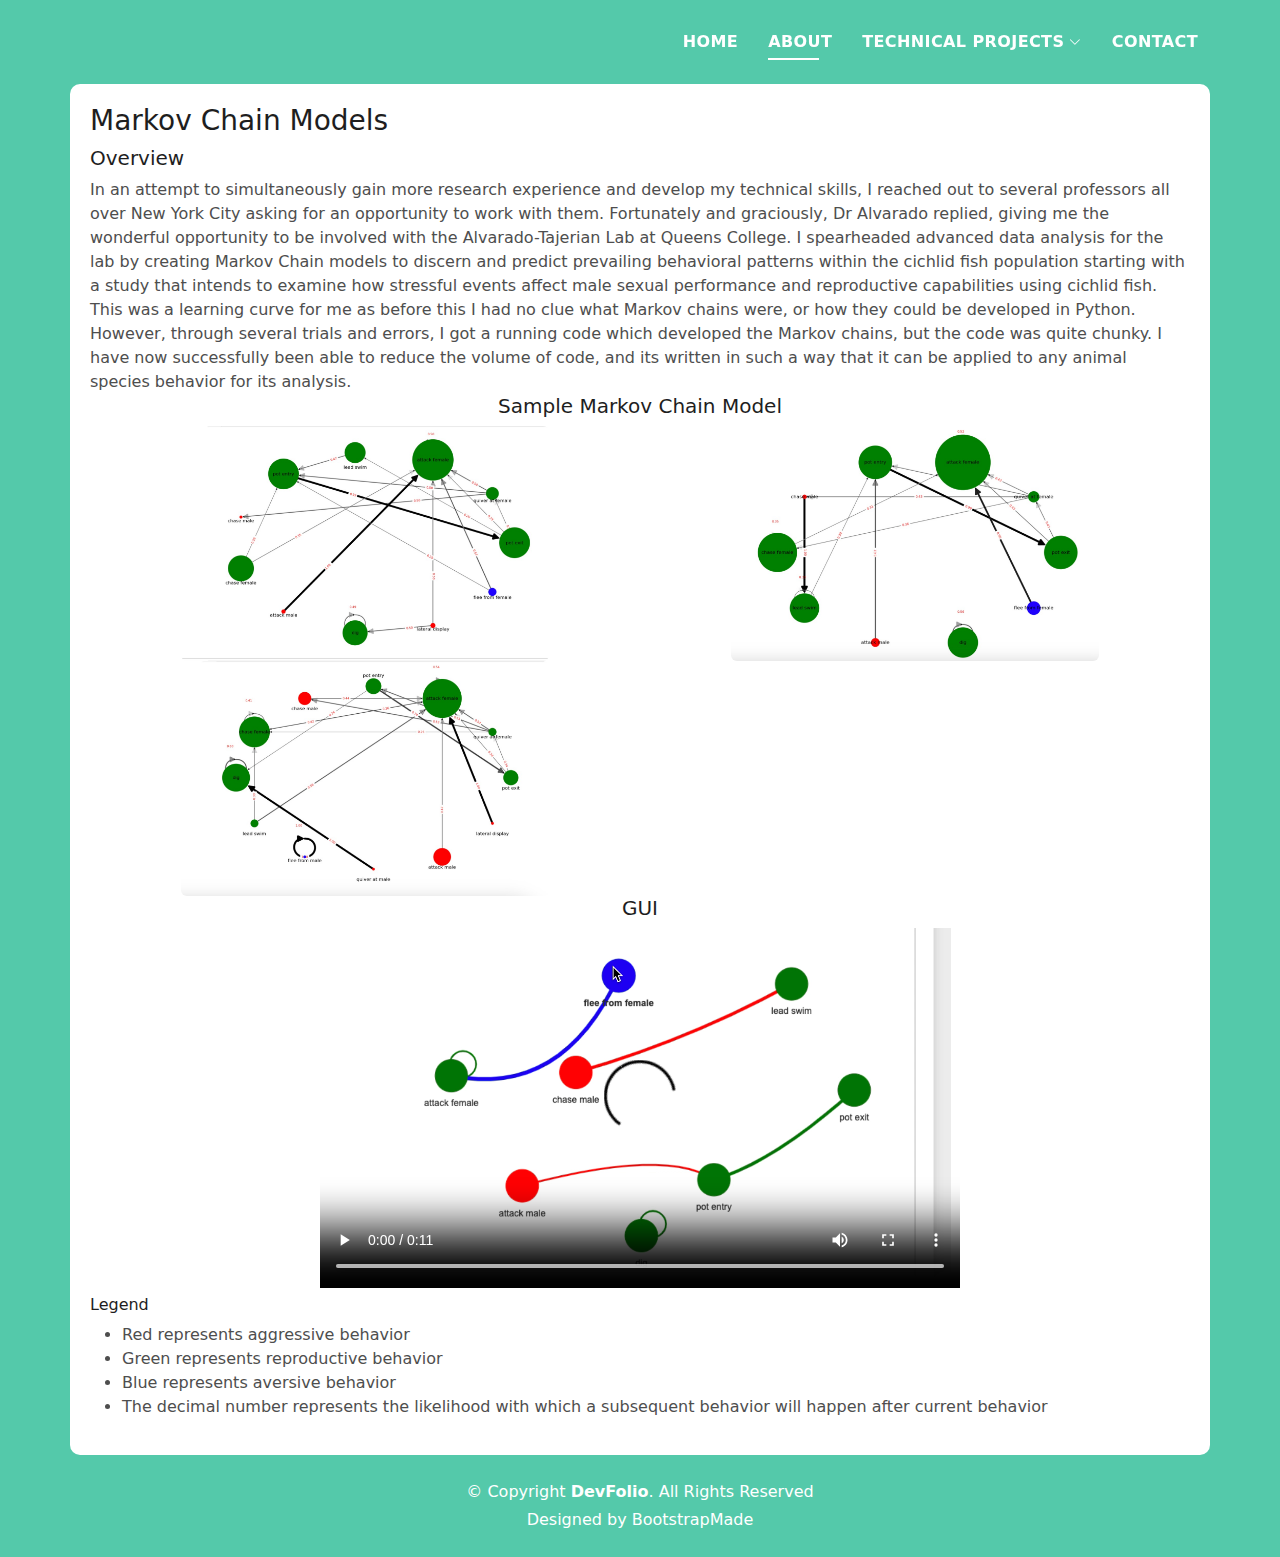
<file: markov.html>
<!DOCTYPE html>
<html lang="en">

<head>
  <meta charset="utf-8">
  <meta content="width=device-width, initial-scale=1.0" name="viewport">

  <title>cc</title>
  <meta content="" name="description">
  <meta content="" name="keywords">

  <!-- Favicons -->
  <link href="assets/img/favicon.png" rel="icon">
  <link href="assets/img/apple-touch-icon.png" rel="apple-touch-icon">

  <!-- Vendor CSS Files -->
  <link href="assets/vendor/bootstrap/css/bootstrap.min.css" rel="stylesheet">
  <link href="assets/vendor/bootstrap-icons/bootstrap-icons.css" rel="stylesheet">
  <link href="assets/vendor/glightbox/css/glightbox.min.css" rel="stylesheet">
  <link href="assets/vendor/swiper/swiper-bundle.min.css" rel="stylesheet">

  <!-- Template Main CSS File -->
  <link href="assets/css/style.css" rel="stylesheet">

  <!-- Custom styles for the empty container -->
  <style>
    .empty-container {
      background-color: #ffffff;
      border-radius: 10px;
      padding: 20px;
      margin-top: 20px; /* Adjusted margin for better spacing */
    }
  </style>
</head>

<body>
  <!-- ======= Header ======= -->
  <header id="header" class="fixed-top">
    <div class="container d-flex align-items-center justify-content-between">
      <h1 class="logo"><a href="index.html"></a></h1>
      <nav id="navbar" class="navbar">
        <ul>
        <li><a href="index.html">Home</a></li>
          <li><a class="nav-link scrollto" href="#about">About</a></li>
          <li class="dropdown"><a href="#"><span>Technical Projects</span> <i class="bi bi-chevron-down"></i></a>
            <ul>
              <li><a href="alzheimers.html">Alzheimer's Classification</a></li>
              <li><a href="curiocity.html">CurioCity</a></li>
              <li><a href="markov.html">Markov Chain Models</a></li>
              <li><a href="safr.html">Safr</a></li>
              <li><a href="evo.html">Mini Projects</a></li>
              <li><a href="spotify.html">Spotify</a></li>

            </ul>
          </li>
          <li><a class="nav-link scrollto" href="#contact">Contact</a></li>
        </ul>
        <i class="bi bi-list mobile-nav-toggle"></i>
      </nav>
    </div>
  </header><!-- End Header -->

  <main id="main">
    <!-- ======= About Section ======= -->
    <section id="about" class="about-mf sect-pt4 route">
      <div class="container empty-container">
        <h3>Markov Chain Models</h3>
        <h5>Overview</h5>
        In an attempt to simultaneously gain more research experience and develop my technical skills, I reached out to several professors all over New York City asking for an opportunity to work with them. Fortunately and graciously, Dr Alvarado replied, giving me the wonderful opportunity to be involved with the Alvarado-Tajerian Lab at Queens College. 
        I spearheaded advanced data analysis for the lab by creating Markov Chain models to discern and predict prevailing behavioral patterns within the cichlid fish population starting with a study that intends to examine how stressful events affect male sexual performance and reproductive capabilities using cichlid fish.

        This was a learning curve for me as before this I had no clue what Markov chains were, or how they could be developed in Python. However, through several trials and errors, I got a running code which developed the Markov chains, but the code was quite chunky. I have now successfully been able to reduce the volume of code, and its written in such a way that it can be applied to any animal species behavior for its analysis. 
    
    
    <div class="container text-center">
        <h5> Sample Markov Chain Model</h5>
        </ul>
        <div class="row">
          <div class="col-md-6">
            <img src="mc1.JPG" class="img-fluid rounded b-shadow-a mx-auto d-block" alt="" style="max-width: 70%;">
          </div>
          <div class="col-md-6">
            <img src="mc2.JPG" class="img-fluid rounded b-shadow-a mx-auto d-block" alt="" style="max-width: 70%;">
          </div>
          <div class="col-md-6">
            <img src="mc3.JPG" class="img-fluid rounded b-shadow-a mx-auto d-block" alt="" style="max-width: 70%;">
          </div>
          <h5>GUI</h5>
          <div class="text-center">
              <video width="640" height="360" controls>
                <source src="GUI recording.mov" type="video/mp4">
              </video>
            </div>
        </div>
      </div>

      <h6> Legend</h6>
      <ul>
        <li>
            Red represents aggressive behavior
        </li>
        <li>
            Green represents reproductive behavior
        </li>
        <li>
            Blue represents aversive behavior
        </li>
        <li>The decimal number represents the likelihood with which a subsequent behavior will happen after current behavior</li>
        </ul>


    
     


        <p>
           
        </p>
        <div class="text-center">
        </div>
        <div class="d-flex justify-content-between">
    </section>
  </main><!-- End #main -->

  <!-- ======= Footer ======= -->
  <footer>
    <div class="container">
      <div class="row">
        <div class="col-sm-12">
          <div class="copyright-box">
            <p class="copyright">&copy; Copyright <strong>DevFolio</strong>. All Rights Reserved</p>
            <div class="credits">
              Designed by <a href="https://bootstrapmade.com/">BootstrapMade</a>
            </div>
          </div>
        </div>
      </div>
    </div>
  </footer><!-- End Footer -->

  <div id="preloader"></div>
  <a href="#" class="back-to-top d-flex align-items-center justify-content-center"><i
      class="bi bi-arrow-up-short"></i></a>

 <!-- Vendor JS Files -->
 <script src="assets/vendor/purecounter/purecounter_vanilla.js"></script>
 <script src="assets/vendor/bootstrap/js/bootstrap.bundle.min.js"></script>
 <script src="assets/vendor/glightbox/js/glightbox.min.js"></script>
 <script src="assets/vendor/swiper/swiper-bundle.min.js"></script>
 <script src="assets/vendor/typed.js/typed.umd.js"></script>
 <script src="assets/vendor/php-email-form/validate.js"></script>

 <!-- Template Main JS File -->
 <script src="assets/js/main.js"></script>

</body>

</html>
</file>
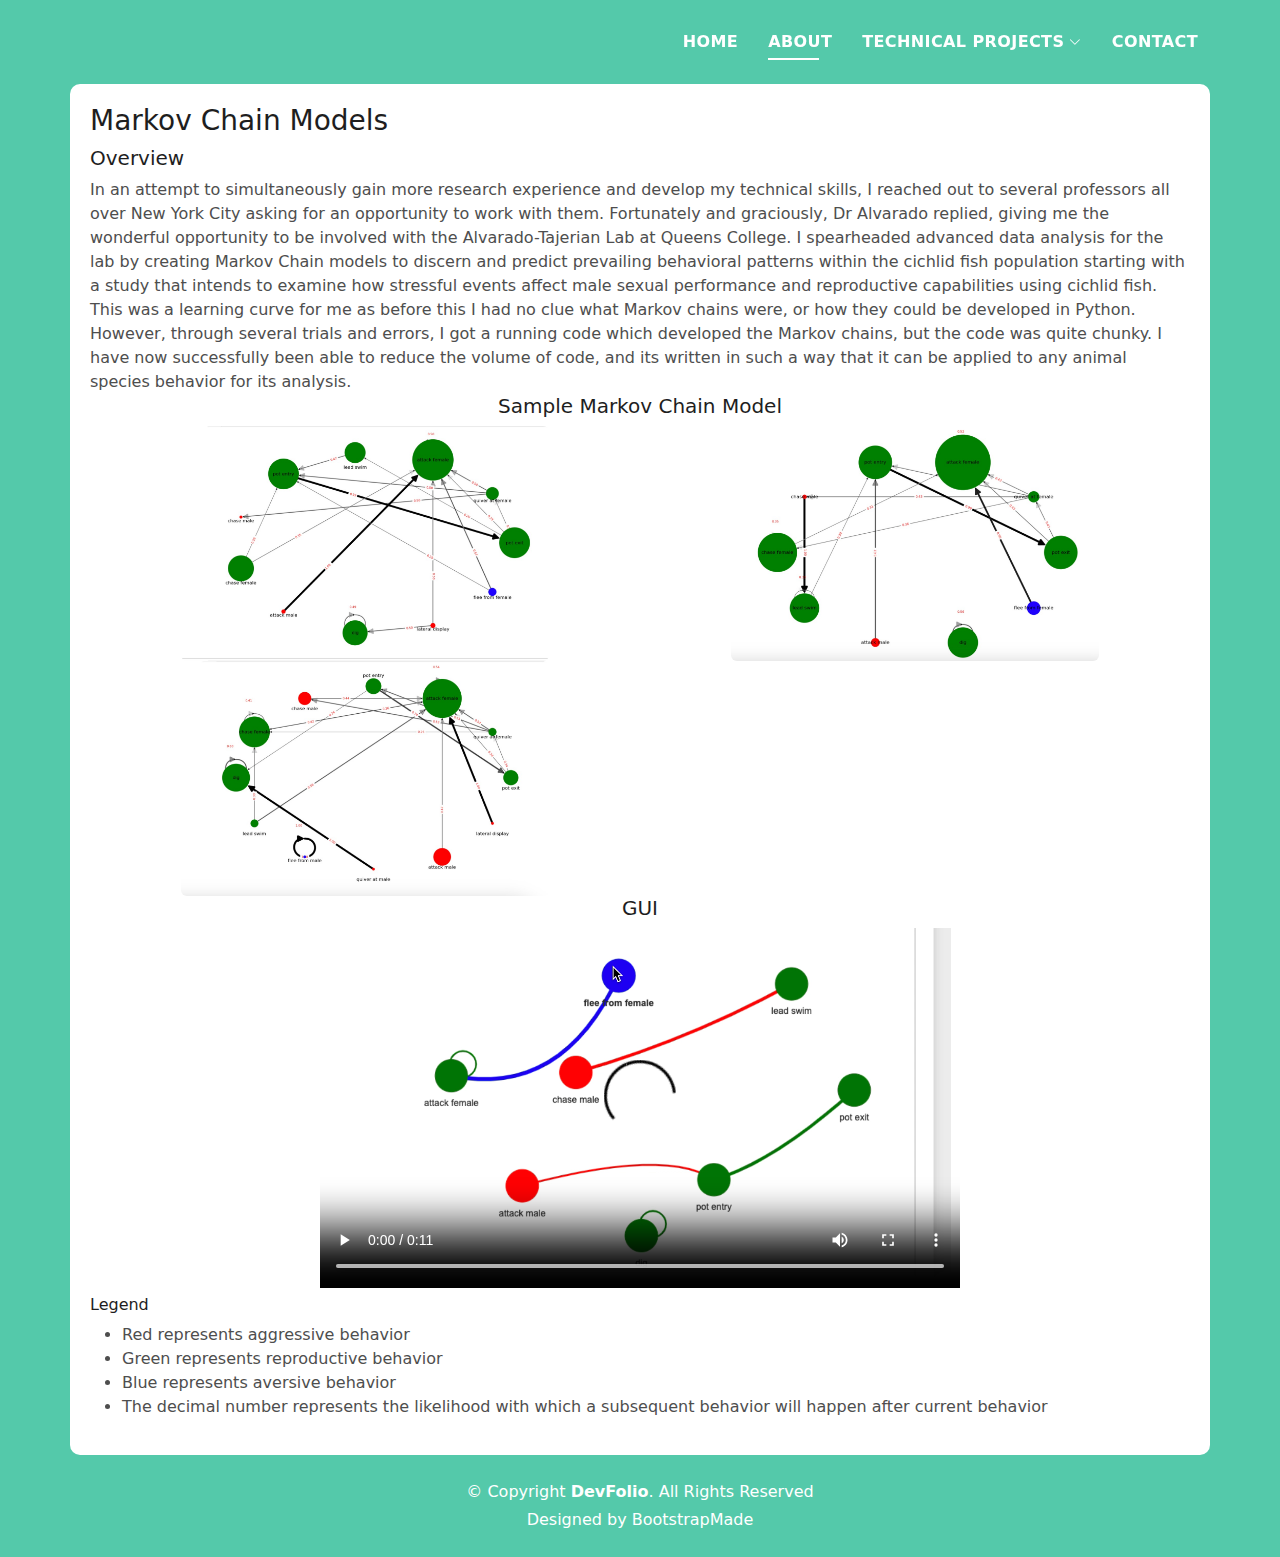
<file: ongoing.html>
<!DOCTYPE html>
<html lang="en">

<head>
  <meta charset="utf-8">
  <meta content="width=device-width, initial-scale=1.0" name="viewport">

  <title>cc</title>
  <meta content="" name="description">
  <meta content="" name="keywords">

  <!-- Favicons -->
  <link href="assets/img/favicon.png" rel="icon">
  <link href="assets/img/apple-touch-icon.png" rel="apple-touch-icon">

  <!-- Vendor CSS Files -->
  <link href="assets/vendor/bootstrap/css/bootstrap.min.css" rel="stylesheet">
  <link href="assets/vendor/bootstrap-icons/bootstrap-icons.css" rel="stylesheet">
  <link href="assets/vendor/glightbox/css/glightbox.min.css" rel="stylesheet">
  <link href="assets/vendor/swiper/swiper-bundle.min.css" rel="stylesheet">

  <!-- Template Main CSS File -->
  <link href="assets/css/style.css" rel="stylesheet">

  <!-- Custom styles for the empty container -->
  <style>
    .empty-container {
      background-color: #ffffff;
      border-radius: 10px;
      padding: 20px;
      margin-top: 20px; /* Adjusted margin for better spacing */
    }
  </style>
</head>

<body>
  <!-- ======= Header ======= -->
  <header id="header" class="fixed-top">
    <div class="container d-flex align-items-center justify-content-between">
      <h1 class="logo"><a href="index.html"></a></h1>
      <nav id="navbar" class="navbar">
        <ul>
        <li><a href="index.html">Home</a></li>
          <li><a class="nav-link scrollto" href="#about">About</a></li>
          <li class="dropdown"><a href="#"><span>Technical Projects</span> <i class="bi bi-chevron-down"></i></a>
            <ul>
              <li><a href="alzheimers.html">Alzheimer's Classification</a></li>
              <li><a href="curiocity.html">CurioCity</a></li>
              <li><a href="markov.html">Markov Chain Models</a></li>
              <li><a href="safr.html">Safr</a></li>
              <li><a href="evo.html">Mini Projects</a></li>
              <li><a href="ongoing.html">Ongoing projects</a></li>

            </ul>
          </li>
          <li><a class="nav-link scrollto" href="#contact">Contact</a></li>
        </ul>
        <i class="bi bi-list mobile-nav-toggle"></i>
      </nav>
    </div>
  </header><!-- End Header -->

  <main id="main">
    <!-- ======= About Section ======= -->
    <section id="about" class="about-mf sect-pt4 route">
      <div class="container empty-container">
        <h3>Markov Chain Models</h3>
        <h5>Overview</h5>
        In an attempt to simultaneously gain more research experience and develop my technical skills, I reached out to several professors all over New York City asking for an opportunity to work with them. Fortunately and graciously, Dr Alvarado replied, giving me the wonderful opportunity to be involved with the Alvarado-Tajerian Lab at Queens College. 
        I spearheaded advanced data analysis for the lab by creating Markov Chain models to discern and predict prevailing behavioral patterns within the cichlid fish population starting with a study that intends to examine how stressful events affect male sexual performance and reproductive capabilities using cichlid fish.

        This was a learning curve for me as before this I had no clue what Markov chains were, or how they could be developed in Python. However, through several trials and errors, I got a running code which developed the Markov chains, but the code was quite chunky. I have now successfully been able to reduce the volume of code, and its written in such a way that it can be applied to any animal species behavior for its analysis. 
    
    
    <div class="container text-center">
        <h5> Sample Markov Chain Model</h5>
        </ul>
        <div class="row">
          <div class="col-md-6">
            <img src="mc1.JPG" class="img-fluid rounded b-shadow-a mx-auto d-block" alt="" style="max-width: 70%;">
          </div>
          <div class="col-md-6">
            <img src="mc2.JPG" class="img-fluid rounded b-shadow-a mx-auto d-block" alt="" style="max-width: 70%;">
          </div>
          <div class="col-md-6">
            <img src="mc3.JPG" class="img-fluid rounded b-shadow-a mx-auto d-block" alt="" style="max-width: 70%;">
          </div>
          <h5>GUI</h5>
          <div class="text-center">
              <video width="640" height="360" controls>
                <source src="GUI recording.mov" type="video/mp4">
              </video>
            </div>
        </div>
      </div>

      <h6> Legend</h6>
      <ul>
        <li>
            Red represents aggressive behavior
        </li>
        <li>
            Green represents reproductive behavior
        </li>
        <li>
            Blue represents aversive behavior
        </li>
        <li>The decimal number represents the likelihood with which a subsequent behavior will happen after current behavior</li>
        </ul>


    
     


        <p>
           
        </p>
        <div class="text-center">
        </div>
        <div class="d-flex justify-content-between">
    </section>
  </main><!-- End #main -->

  <!-- ======= Footer ======= -->
  <footer>
    <div class="container">
      <div class="row">
        <div class="col-sm-12">
          <div class="copyright-box">
            <p class="copyright">&copy; Copyright <strong>DevFolio</strong>. All Rights Reserved</p>
            <div class="credits">
              Designed by <a href="https://bootstrapmade.com/">BootstrapMade</a>
            </div>
          </div>
        </div>
      </div>
    </div>
  </footer><!-- End Footer -->

  <div id="preloader"></div>
  <a href="#" class="back-to-top d-flex align-items-center justify-content-center"><i
      class="bi bi-arrow-up-short"></i></a>

 <!-- Vendor JS Files -->
 <script src="assets/vendor/purecounter/purecounter_vanilla.js"></script>
 <script src="assets/vendor/bootstrap/js/bootstrap.bundle.min.js"></script>
 <script src="assets/vendor/glightbox/js/glightbox.min.js"></script>
 <script src="assets/vendor/swiper/swiper-bundle.min.js"></script>
 <script src="assets/vendor/typed.js/typed.umd.js"></script>
 <script src="assets/vendor/php-email-form/validate.js"></script>

 <!-- Template Main JS File -->
 <script src="assets/js/main.js"></script>

</body>

</html>
</file>
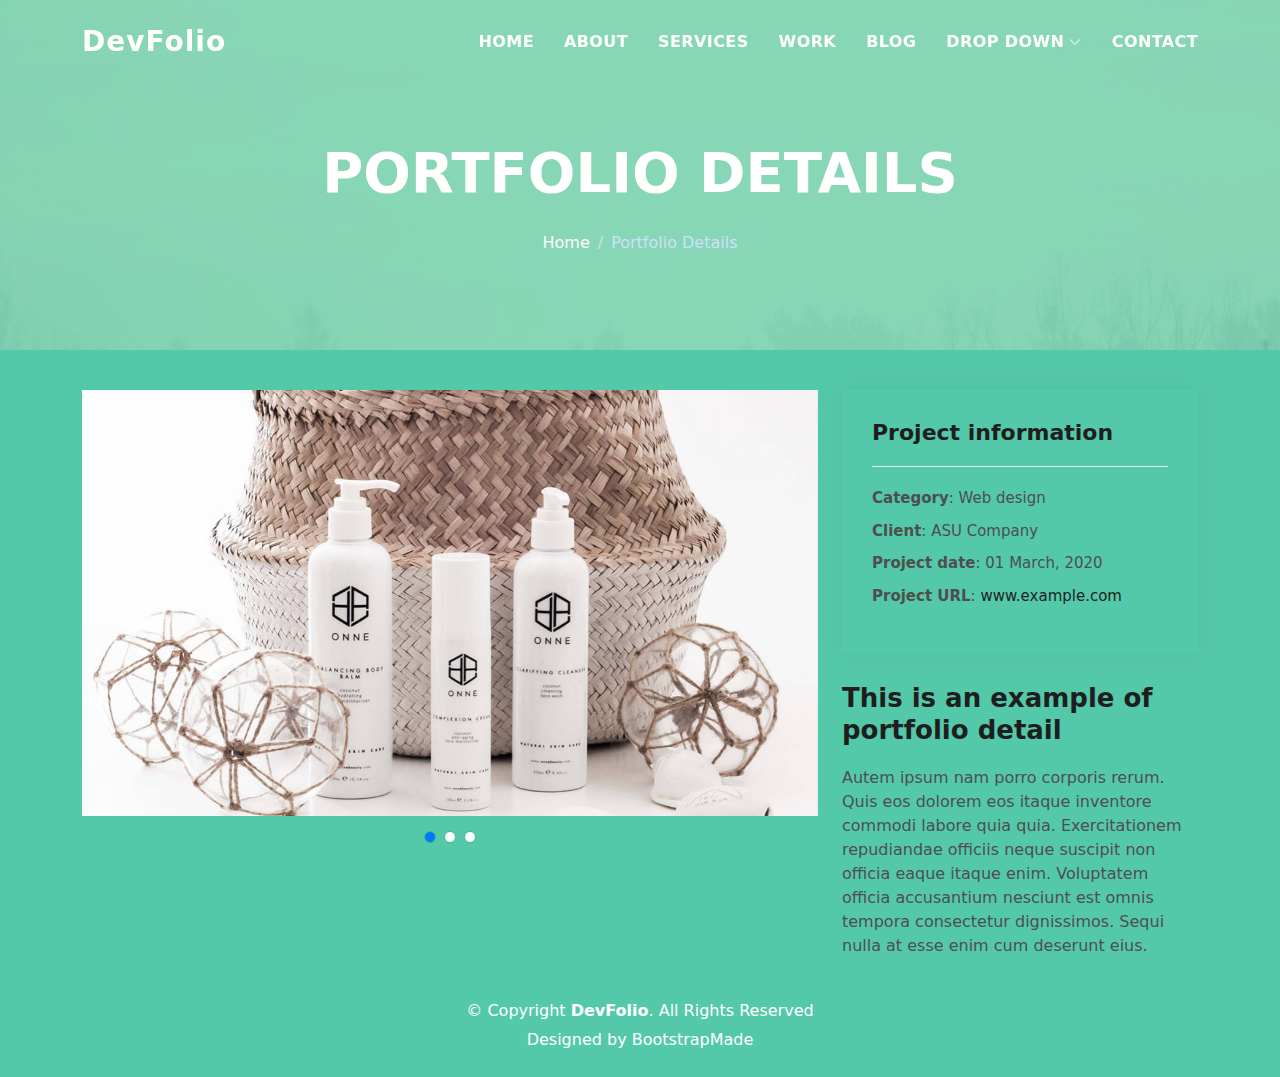
<file: portfolio-details.html>
<!DOCTYPE html>
<html lang="en">

<head>
  <meta charset="utf-8">
  <meta content="width=device-width, initial-scale=1.0" name="viewport">

  <title>DevFolio Bootstrap Portfolio Template - Portfolio Details</title>
  <meta content="" name="description">
  <meta content="" name="keywords">

  <!-- Favicons -->
  <link href="assets/img/favicon.png" rel="icon">
  <link href="assets/img/apple-touch-icon.png" rel="apple-touch-icon">

  <!-- Vendor CSS Files -->
  <link href="assets/vendor/bootstrap/css/bootstrap.min.css" rel="stylesheet">
  <link href="assets/vendor/bootstrap-icons/bootstrap-icons.css" rel="stylesheet">
  <link href="assets/vendor/glightbox/css/glightbox.min.css" rel="stylesheet">
  <link href="assets/vendor/swiper/swiper-bundle.min.css" rel="stylesheet">

  <!-- Template Main CSS File -->
  <link href="assets/css/style.css" rel="stylesheet">

  <!-- =======================================================
  * Template Name: DevFolio
  * Updated: Nov 17 2023 with Bootstrap v5.3.2
  * Template URL: https://bootstrapmade.com/devfolio-bootstrap-portfolio-html-template/
  * Author: BootstrapMade.com
  * License: https://bootstrapmade.com/license/
  ======================================================== -->
</head>

<body>

  <!-- ======= Header ======= -->
  <header id="header" class="fixed-top">
    <div class="container d-flex align-items-center justify-content-between">

      <h1 class="logo"><a href="index.html">DevFolio</a></h1>
      <!-- Uncomment below if you prefer to use an image logo -->
      <!-- <a href="index.html" class="logo"><img src="assets/img/logo.png" alt="" class="img-fluid"></a>-->

      <nav id="navbar" class="navbar">
        <ul>
          <li><a class="nav-link scrollto " href="#hero">Home</a></li>
          <li><a class="nav-link scrollto" href="#about">About</a></li>
          <li><a class="nav-link scrollto" href="#services">Services</a></li>
          <li><a class="nav-link scrollto " href="#work">Work</a></li>
          <li><a class="nav-link scrollto " href="#blog">Blog</a></li>
          <li class="dropdown"><a href="#"><span>Drop Down</span> <i class="bi bi-chevron-down"></i></a>
            <ul>
              <li><a href="#">Drop Down 1</a></li>
              <li class="dropdown"><a href="#"><span>Deep Drop Down</span> <i class="bi bi-chevron-right"></i></a>
                <ul>
                  <li><a href="#">Deep Drop Down 1</a></li>
                  <li><a href="#">Deep Drop Down 2</a></li>
                  <li><a href="#">Deep Drop Down 3</a></li>
                  <li><a href="#">Deep Drop Down 4</a></li>
                  <li><a href="#">Deep Drop Down 5</a></li>
                </ul>
              </li>
              <li><a href="#">Drop Down 2</a></li>
              <li><a href="#">Drop Down 3</a></li>
              <li><a href="#">Drop Down 4</a></li>
            </ul>
          </li>
          <li><a class="nav-link scrollto" href="#contact">Contact</a></li>
        </ul>
        <i class="bi bi-list mobile-nav-toggle"></i>
      </nav><!-- .navbar -->

    </div>
  </header><!-- End Header -->

  <div class="hero hero-single route bg-image" style="background-image: url(assets/img/overlay-bg.jpg)">
    <div class="overlay-mf"></div>
    <div class="hero-content display-table">
      <div class="table-cell">
        <div class="container">
          <h2 class="hero-title mb-4">Portfolio Details</h2>
          <ol class="breadcrumb d-flex justify-content-center">
            <li class="breadcrumb-item">
              <a href="#">Home</a>
            </li>
            <li class="breadcrumb-item active">Portfolio Details</li>
          </ol>
        </div>
      </div>
    </div>
  </div>

  <main id="main">

    <!-- ======= Portfolio Details Section ======= -->
    <section id="portfolio-details" class="portfolio-details">
      <div class="container">

        <div class="row gy-4">

          <div class="col-lg-8">
            <div class="portfolio-details-slider swiper">
              <div class="swiper-wrapper align-items-center">

                <div class="swiper-slide">
                  <img src="assets/img/portfolio-details-1.jpg" alt="">
                </div>

                <div class="swiper-slide">
                  <img src="assets/img/portfolio-details-2.jpg" alt="">
                </div>

                <div class="swiper-slide">
                  <img src="assets/img/portfolio-details-3.jpg" alt="">
                </div>

              </div>
              <div class="swiper-pagination"></div>
            </div>
          </div>

          <div class="col-lg-4">
            <div class="portfolio-info">
              <h3>Project information</h3>
              <ul>
                <li><strong>Category</strong>: Web design</li>
                <li><strong>Client</strong>: ASU Company</li>
                <li><strong>Project date</strong>: 01 March, 2020</li>
                <li><strong>Project URL</strong>: <a href="#">www.example.com</a></li>
              </ul>
            </div>
            <div class="portfolio-description">
              <h2>This is an example of portfolio detail</h2>
              <p>
                Autem ipsum nam porro corporis rerum. Quis eos dolorem eos itaque inventore commodi labore quia quia. Exercitationem repudiandae officiis neque suscipit non officia eaque itaque enim. Voluptatem officia accusantium nesciunt est omnis tempora consectetur dignissimos. Sequi nulla at esse enim cum deserunt eius.
              </p>
            </div>
          </div>

        </div>

      </div>
    </section><!-- End Portfolio Details Section -->

  </main><!-- End #main -->

  <!-- ======= Footer ======= -->
  <footer>
    <div class="container">
      <div class="row">
        <div class="col-sm-12">
          <div class="copyright-box">
            <p class="copyright">&copy; Copyright <strong>DevFolio</strong>. All Rights Reserved</p>
            <div class="credits">
              <!--
              All the links in the footer should remain intact.
              You can delete the links only if you purchased the pro version.
              Licensing information: https://bootstrapmade.com/license/
              Purchase the pro version with working PHP/AJAX contact form: https://bootstrapmade.com/buy/?theme=DevFolio
            -->
              Designed by <a href="https://bootstrapmade.com/">BootstrapMade</a>
            </div>
          </div>
        </div>
      </div>
    </div>
  </footer><!-- End  Footer -->

  <div id="preloader"></div>
  <a href="#" class="back-to-top d-flex align-items-center justify-content-center"><i class="bi bi-arrow-up-short"></i></a>

  <!-- Vendor JS Files -->
  <script src="assets/vendor/purecounter/purecounter_vanilla.js"></script>
  <script src="assets/vendor/bootstrap/js/bootstrap.bundle.min.js"></script>
  <script src="assets/vendor/glightbox/js/glightbox.min.js"></script>
  <script src="assets/vendor/swiper/swiper-bundle.min.js"></script>
  <script src="assets/vendor/typed.js/typed.umd.js"></script>
  <script src="assets/vendor/php-email-form/validate.js"></script>

  <!-- Template Main JS File -->
  <script src="assets/js/main.js"></script>

</body>

</html>
</file>
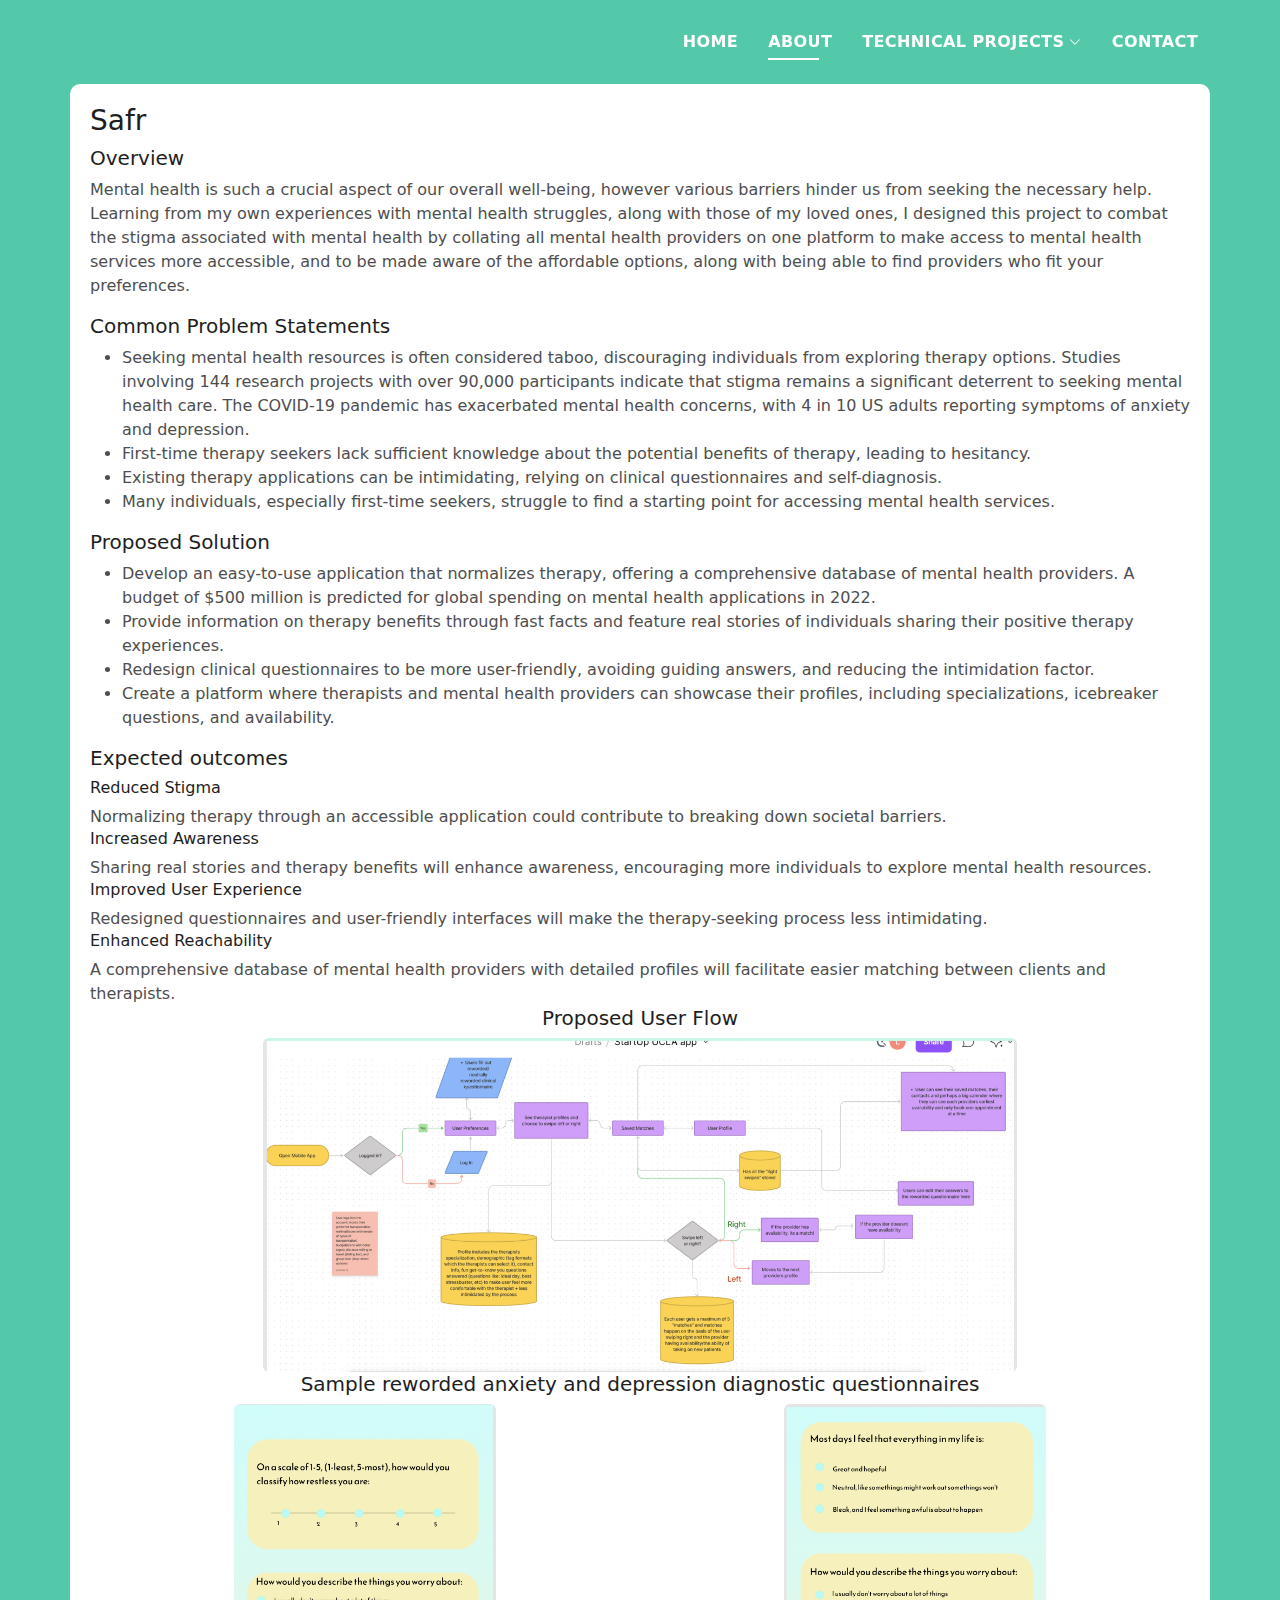
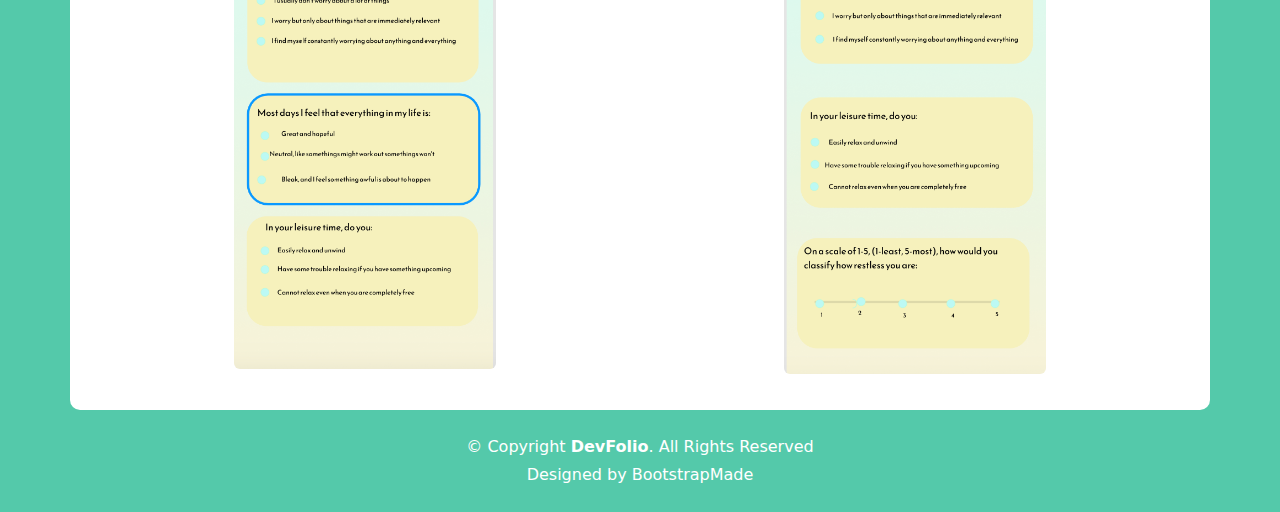
<file: safr.html>
<!DOCTYPE html>
<html lang="en">

<head>
  <meta charset="utf-8">
  <meta content="width=device-width, initial-scale=1.0" name="viewport">

  <title>cc</title>
  <meta content="" name="description">
  <meta content="" name="keywords">

  <!-- Favicons -->
  <link href="assets/img/favicon.png" rel="icon">
  <link href="assets/img/apple-touch-icon.png" rel="apple-touch-icon">

  <!-- Vendor CSS Files -->
  <link href="assets/vendor/bootstrap/css/bootstrap.min.css" rel="stylesheet">
  <link href="assets/vendor/bootstrap-icons/bootstrap-icons.css" rel="stylesheet">
  <link href="assets/vendor/glightbox/css/glightbox.min.css" rel="stylesheet">
  <link href="assets/vendor/swiper/swiper-bundle.min.css" rel="stylesheet">

  <!-- Template Main CSS File -->
  <link href="assets/css/style.css" rel="stylesheet">

  <!-- Custom styles for the empty container -->
  <style>
    .empty-container {
      background-color: #ffffff;
      border-radius: 10px;
      padding: 20px;
      margin-top: 20px; /* Adjusted margin for better spacing */
    }
  </style>
</head>

<body>
   <!-- ======= Header ======= -->
   <header id="header" class="fixed-top">
    <div class="container d-flex align-items-center justify-content-between">
      <h1 class="logo"><a href="index.html"></a></h1>
      <nav id="navbar" class="navbar">
        <ul>
            <li><a href="index.html">Home</a></li>
          <li><a class="nav-link scrollto" href="#about">About</a></li>
          <li class="dropdown"><a href="#"><span>Technical Projects</span> <i class="bi bi-chevron-down"></i></a>
            <ul>
              <li><a href="alzheimers.html">Alzheimer's Classification</a></li>
              <li><a href="curiocity.html">CurioCity</a></li>
              <li><a href="markov.html">Markov Chain Models</a></li>
              <li><a href="safr.html">Safr</a></li>
              <li><a href="evo.html">Mini Projects</a></li>
              <li><a href="ongoing.html">Ongoing projects</a></li>

            </ul>
          </li>
          <li><a class="nav-link scrollto" href="#contact">Contact</a></li>
        </ul>
        <i class="bi bi-list mobile-nav-toggle"></i>
      </nav>
    </div>
  </header><!-- End Header -->

  <main id="main">
    <!-- ======= About Section ======= -->
    <section id="about" class="about-mf sect-pt4 route">
      <div class="container empty-container">
        <h3>Safr</h3>
        <h5>Overview</h5>
        Mental health is such a crucial aspect of our overall well-being, however various barriers hinder us from seeking the necessary help. Learning from my own experiences with mental health struggles, along with those of my loved ones, I designed this project to combat the stigma associated with mental health by collating all mental health providers on one platform to make access to mental health services more accessible, and to be made aware of the affordable options, along with being able to find providers who fit your preferences.

        <p>

        </p>
        <h5>Common Problem Statements </h5>
        <ul>
            <li>Seeking mental health resources is often considered taboo, discouraging individuals from exploring therapy options.
                Studies involving 144 research projects with over 90,000 participants indicate that stigma remains a significant deterrent to seeking mental health care. The COVID-19 pandemic has exacerbated mental health concerns, with 4 in 10 US adults reporting symptoms of anxiety and depression.
            </li>
            <li>First-time therapy seekers lack sufficient knowledge about the potential benefits of therapy, leading to hesitancy.</li>
            <li>Existing therapy applications can be intimidating, relying on clinical questionnaires and self-diagnosis.</li>
            <li>Many individuals, especially first-time seekers, struggle to find a starting point for accessing mental health services.</li>
          </ul>
        
<h5>Proposed Solution</h5>
<ul>
    <li>Develop an easy-to-use application that normalizes therapy, offering a comprehensive database of mental health providers.
        A budget of $500 million is predicted for global spending on mental health applications in 2022.
    </li>
    <li>Provide information on therapy benefits through fast facts and feature real stories of individuals sharing their positive therapy experiences.</li>
    <li>Redesign clinical questionnaires to be more user-friendly, avoiding guiding answers, and reducing the intimidation factor.</li>
    <li>  Create a platform where therapists and mental health providers can showcase their profiles, including specializations, icebreaker questions, and availability.</li>
  </ul>

<h5>Expected outcomes</h5>

<h6> Reduced Stigma</h6>
Normalizing therapy through an accessible application could contribute to breaking down societal barriers.
<h6> Increased Awareness</h6>
Sharing real stories and therapy benefits will enhance awareness, encouraging more individuals to explore mental health resources.
<h6> Improved User Experience</h6>
Redesigned questionnaires and user-friendly interfaces will make the therapy-seeking process less intimidating.
<h6> Enhanced Reachability</h6>
A comprehensive database of mental health providers with detailed profiles will facilitate easier matching between clients and therapists.

<div class="container text-center">
    <h5>Proposed User Flow</h5>
    <img src="safr1.png" class="img-fluid rounded b-shadow-a mx-auto d-block" alt="" style="max-width: 70%;">
    <h5>Sample reworded anxiety and depression diagnostic questionnaires</h5>
    <div class="row">
      <div class="col-md-6">
        <img src="safr2.png" class="img-fluid rounded b-shadow-a mx-auto d-block" alt="" style="max-width: 50%;">
      </div>
      <div class="col-md-6">
        <img src="safr3.png" class="img-fluid rounded b-shadow-a mx-auto d-block" alt="" style="max-width: 50%;">
      </div>
    </div>
  </div>

        <p>
           
        </p>
        <div class="text-center">
        </div>
        <div class="d-flex justify-content-between">
    </section>
  </main><!-- End #main -->

  <!-- ======= Footer ======= -->
  <footer>
    <div class="container">
      <div class="row">
        <div class="col-sm-12">
          <div class="copyright-box">
            <p class="copyright">&copy; Copyright <strong>DevFolio</strong>. All Rights Reserved</p>
            <div class="credits">
              Designed by <a href="https://bootstrapmade.com/">BootstrapMade</a>
            </div>
          </div>
        </div>
      </div>
    </div>
  </footer><!-- End Footer -->

  <div id="preloader"></div>
  <a href="#" class="back-to-top d-flex align-items-center justify-content-center"><i
      class="bi bi-arrow-up-short"></i></a>

 <!-- Vendor JS Files -->
 <script src="assets/vendor/purecounter/purecounter_vanilla.js"></script>
 <script src="assets/vendor/bootstrap/js/bootstrap.bundle.min.js"></script>
 <script src="assets/vendor/glightbox/js/glightbox.min.js"></script>
 <script src="assets/vendor/swiper/swiper-bundle.min.js"></script>
 <script src="assets/vendor/typed.js/typed.umd.js"></script>
 <script src="assets/vendor/php-email-form/validate.js"></script>

 <!-- Template Main JS File -->
 <script src="assets/js/main.js"></script>

</body>

</html>
</file>
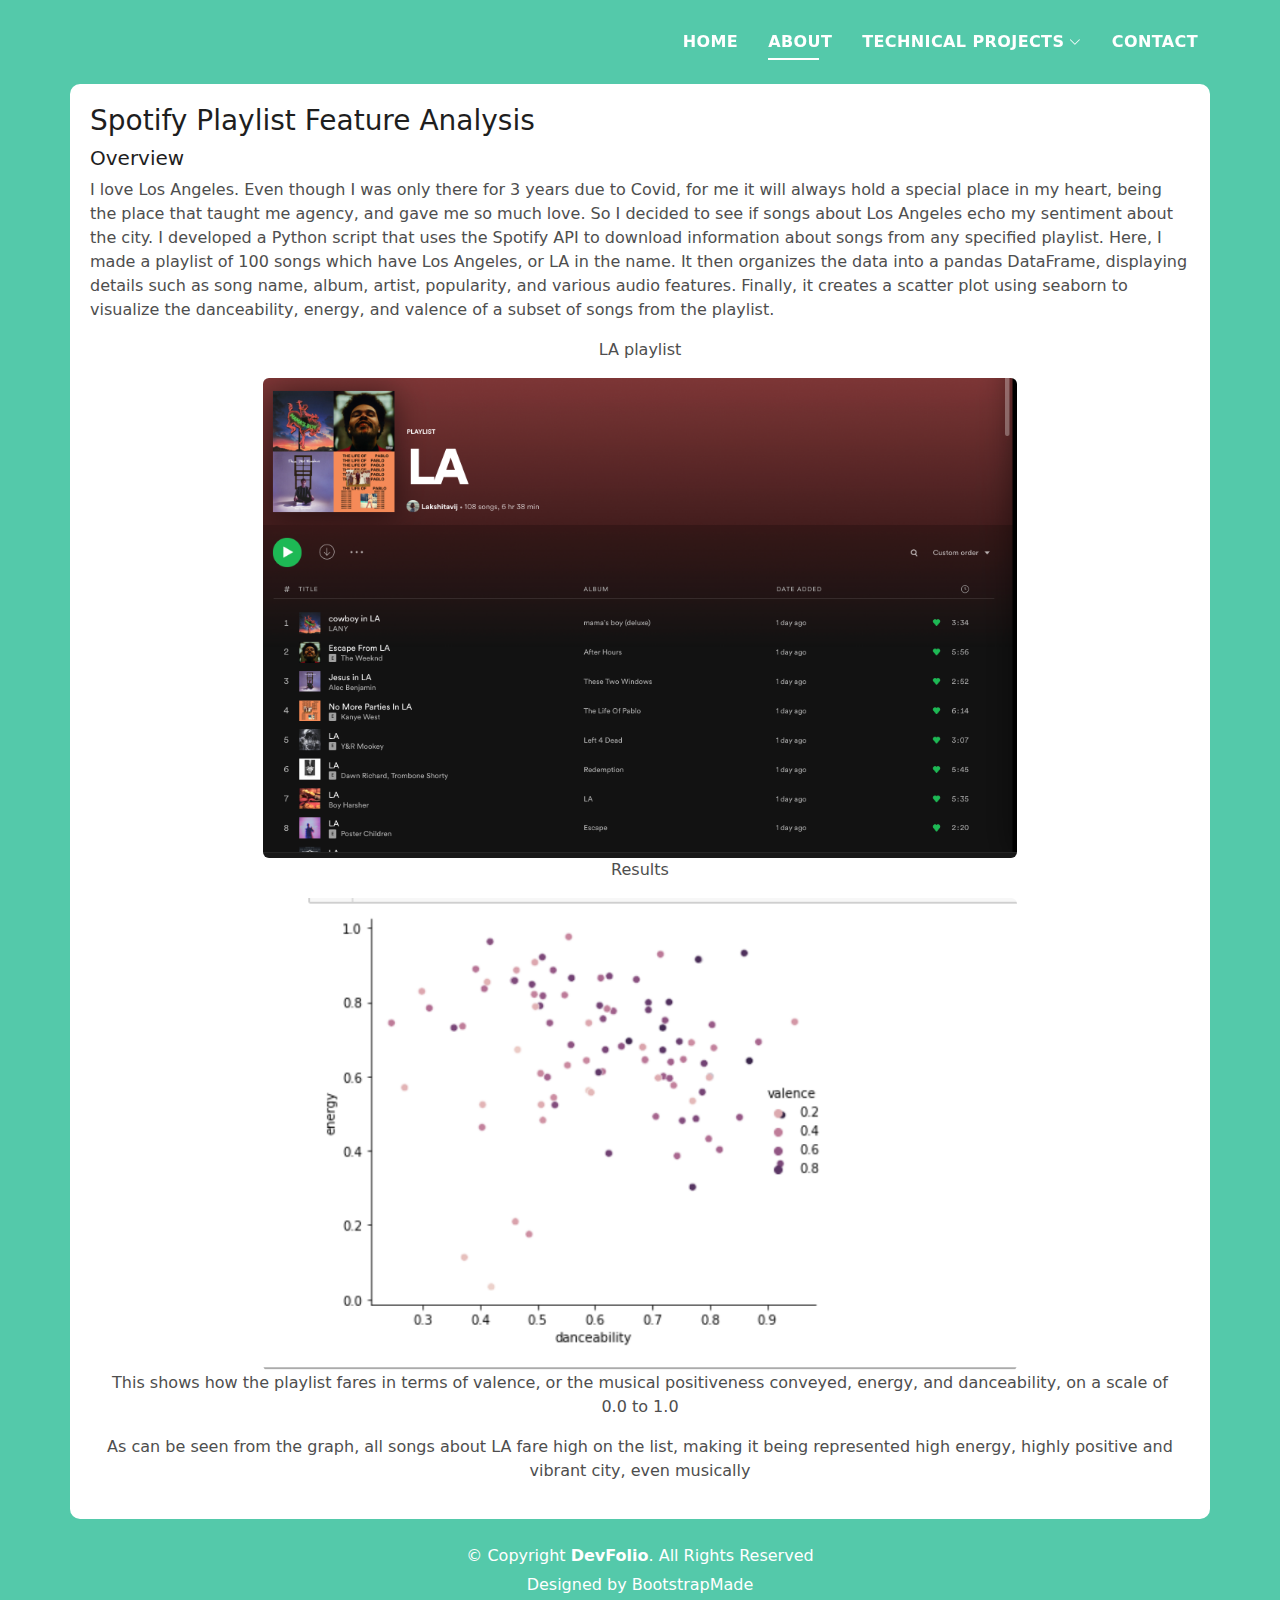
<file: spotify.html>
<!DOCTYPE html>
<html lang="en">

<head>
  <meta charset="utf-8">
  <meta content="width=device-width, initial-scale=1.0" name="viewport">

  <title>cc</title>
  <meta content="" name="description">
  <meta content="" name="keywords">

  <!-- Favicons -->
  <link href="assets/img/favicon.png" rel="icon">
  <link href="assets/img/apple-touch-icon.png" rel="apple-touch-icon">

  <!-- Vendor CSS Files -->
  <link href="assets/vendor/bootstrap/css/bootstrap.min.css" rel="stylesheet">
  <link href="assets/vendor/bootstrap-icons/bootstrap-icons.css" rel="stylesheet">
  <link href="assets/vendor/glightbox/css/glightbox.min.css" rel="stylesheet">
  <link href="assets/vendor/swiper/swiper-bundle.min.css" rel="stylesheet">

  <!-- Template Main CSS File -->
  <link href="assets/css/style.css" rel="stylesheet">

  <!-- Custom styles for the empty container -->
  <style>
    .empty-container {
      background-color: #ffffff;
      border-radius: 10px;
      padding: 20px;
      margin-top: 20px; /* Adjusted margin for better spacing */
    }
  </style>
</head>

<body>
   <!-- ======= Header ======= -->
   <header id="header" class="fixed-top">
    <div class="container d-flex align-items-center justify-content-between">
      <h1 class="logo"><a href="index.html"></a></h1>
      <nav id="navbar" class="navbar">
        <ul>
            <li><a href="index.html">Home</a></li>
          <li><a class="nav-link scrollto" href="#about">About</a></li>
          <li class="dropdown"><a href="#"><span>Technical Projects</span> <i class="bi bi-chevron-down"></i></a>
            <ul>
              <li><a href="alzheimers.html">Alzheimer's Classification</a></li>
              <li><a href="curiocity.html">CurioCity</a></li>
              <li><a href="markov.html">Markov Chain Models</a></li>
              <li><a href="safr.html">Safr</a></li>
              <li><a href="evo.html">Mini Projects</a></li>
              <li><a href="spotify.html">Spotify</a></li>

            </ul>
          </li>
          <li><a class="nav-link scrollto" href="#contact">Contact</a></li>
        </ul>
        <i class="bi bi-list mobile-nav-toggle"></i>
      </nav>
    </div>
  </header><!-- End Header -->

  <main id="main">
    <!-- ======= About Section ======= -->
    <section id="about" class="about-mf sect-pt4 route">
      <div class="container empty-container">
        <h3>Spotify Playlist Feature Analysis</h3>
        <h5>Overview</h5>
       <p>
           I love Los Angeles. Even though I was only there for 3 years due to Covid, for me it will always hold a special place in my heart, being the place that taught me agency, and gave me so much love. So I decided to
           see if songs about Los Angeles echo my sentiment about the city. 
           I developed a Python script that uses the Spotify API to download information about songs from any specified playlist. Here, I made a playlist of 100 songs which have Los Angeles, or LA in the name.
           It then organizes the data into a pandas DataFrame, displaying details such as song name, album, artist, popularity, and various audio features. 
           Finally, it creates a scatter plot using seaborn to visualize the danceability, energy, and valence of a subset of songs from the playlist.
       </p>
<div class="container text-center">
   <p> LA playlist</p>
    <img src="laplaylist.png" class="img-fluid rounded b-shadow-a mx-auto d-block" alt="" style="max-width: 70%;">
   <p> Results </p>
   <img src="graph.png" class="img-fluid rounded b-shadow-a mx-auto d-block" alt="" style="max-width: 70%;">
   <p> 
       This shows how the playlist fares in terms of valence, or the musical positiveness conveyed, energy, and danceability, on a scale of 0.0 to 1.0
       <p> As can be seen from the graph, all songs about LA fare high on the list, making it being represented high energy, highly positive and vibrant city, even musically </p>
   </p>
  </div>

        <p>
           
        </p>
        <div class="text-center">
        </div>
        <div class="d-flex justify-content-between">
    </section>
  </main><!-- End #main -->

  <!-- ======= Footer ======= -->
  <footer>
    <div class="container">
      <div class="row">
        <div class="col-sm-12">
          <div class="copyright-box">
            <p class="copyright">&copy; Copyright <strong>DevFolio</strong>. All Rights Reserved</p>
            <div class="credits">
              Designed by <a href="https://bootstrapmade.com/">BootstrapMade</a>
            </div>
          </div>
        </div>
      </div>
    </div>
  </footer><!-- End Footer -->

  <div id="preloader"></div>
  <a href="#" class="back-to-top d-flex align-items-center justify-content-center"><i
      class="bi bi-arrow-up-short"></i></a>

 <!-- Vendor JS Files -->
 <script src="assets/vendor/purecounter/purecounter_vanilla.js"></script>
 <script src="assets/vendor/bootstrap/js/bootstrap.bundle.min.js"></script>
 <script src="assets/vendor/glightbox/js/glightbox.min.js"></script>
 <script src="assets/vendor/swiper/swiper-bundle.min.js"></script>
 <script src="assets/vendor/typed.js/typed.umd.js"></script>
 <script src="assets/vendor/php-email-form/validate.js"></script>

 <!-- Template Main JS File -->
 <script src="assets/js/main.js"></script>

</body>

</html>
</file>
<file: assets/css/style.css>
/**
* Template Name: DevFolio
* Updated: Nov 17 2023 with Bootstrap v5.3.2
* Template URL: https://bootstrapmade.com/devfolio-bootstrap-portfolio-html-template/
* Author: BootstrapMade.com
* License: https://bootstrapmade.com/license/
*/

/*--------------------------------------------------------------
# General
--------------------------------------------------------------*/
body {
  background-color:#54C9AA;
  color: #4e4e4e;
}

h1,
h2,
h3,
h4,
h5,
h6 {
  color: #1e1e1e;
}

a {
  color: #1e1e1e;
  text-decoration: none;
  transition: all 0.5s ease-in-out;
}

a:hover {
  color: #3AB795;
  text-decoration: none;
  transition: all 0.5s ease-in-out;
}

.p-r {
  position: relative;
}

.color-a {
  text-decoration: none;
  color: #34eba4;
}

.color-d {
  color: #f5f5f5;
}

.color-text-a {
  text-decoration: none;
  color: #4e4e4e;
}

.box-shadow,
.card-blog,
.work-box,
.service-box,
.paralax-mf {
  box-shadow: 0 13px 8px -10px rgba(0, 0, 0, 0.1);
}

.box-shadow-a,
.button:hover {
  text-decoration: none;
  box-shadow: 0 0 0 4px #cde1f8;
}

.display-5 {
  font-size: 2.5rem;
  font-weight: 300;
  line-height: 1.1;
}

.display-6 {
  font-size: 2rem;
  font-weight: 300;
  line-height: 1.1;
}

.avatar {
  width: 32px;
  height: 32px;
  margin-right: 4px;
  overflow: hidden;
}

.bg-image {
  background-repeat: no-repeat;
  background-attachment: fixed;
  background-size: cover;
  background-position: center center;
}

@media (max-width: 1024px) {
  .bg-image {
    background-attachment: scroll;
  }
}

.overlay-mf {
  background-color: #54C9AA;
}

.overlay-mf {
  position: absolute;
  top: 0;
  left: 0px;
  padding: 0;
  height: 100%;
  width: 100%;
  opacity: 0.7;
}

.paralax-mf {
  position: relative;
  padding: 8rem 0;
}

.display-table {
  width: 100%;
  height: 100%;
  display: table;
}

.table-cell {
  display: table-cell;
  vertical-align: middle;
}

/*--/ Sections /--*/
.sect-4 {
  padding: 4rem 0;
}

.sect-pt4 {
  padding-top: 4rem;
}

.sect-mt4 {
  margin-top: 4rem;
}

/*--/ Title s /--*/
.title-s {
  font-weight: 600;
  color: #1e1e1e;
  font-size: 1.1rem;
}

/*--/ Title A /--*/
.title-box {
  margin-bottom: 4rem;
}

.title-a {
  text-decoration: none;
  font-size: 3rem;
  font-weight: bold;
  text-transform: uppercase;
}

.subtitle-a {
  text-decoration: none;
  color: #4e4e4e;
}

.line-mf {
  width: 40px;
  height: 5px;
  background-color:#3BBA98;
  margin: 0 auto;
}

/*--/ Title Left /--*/
.title-box-2 {
  margin-bottom: 3rem;
}

.title-left {
  font-size: 2rem;
  position: relative;
}

.title-left:before {
  content: "";
  position: absolute;
  height: 3px;
  background-color: #3BBA98;
  width: 100px;
  bottom: -12px;
}

/*------/ Box /------*/
.box-pl2 {
  padding-left: 2rem;
}

.box-shadow-full {
  padding: 3rem 1.25rem;
  position: relative;
  background-color: #fff;
  margin-bottom: 3rem;
  z-index: 2;
  box-shadow: 0 1px 1px 0 rgba(0, 0, 0, 0.06), 0 2px 5px 0 rgba(0, 0, 0, 0.2);
}

@media (min-width: 768px) {
  .box-shadow-full {
    padding: 3rem;
  }
}

/*------/ Socials /------*/
.socials {
  padding: 1.5rem 0;
}

.socials ul li {
  display: inline-block;
}

.socials .ico-circle {
  height: 40px;
  width: 40px;
  font-size: 1.2rem;
  border-radius: 50%;
  line-height: 1.6;
  margin: 0 15px 0 0;
  box-shadow: 0 0 0 3px #0078ff;
  transition: all 500ms ease;
}

.socials .ico-circle:hover {
  background-color: #0078ff;
  color: #fff;
  box-shadow: 0 0 0 3px #cde1f8;
  transition: all 500ms ease;
}

/*------/ Ul resect /------*/
.ul-resect,
.widget-tags ul,
.widget-sidebar .list-sidebar,
.box-comments .list-comments,
.blog-wrapper .post-meta ul,
.list-ico,
.socials ul {
  list-style: none;
  padding-left: 0;
  margin-bottom: 0;
}

.list-ico {
  line-height: 2;
}

.list-ico span {
  color: #0078ff;
  margin-right: 10px;
}

/*------/ Ico Circle /------*/
.ico-circle {
  height: 100px;
  width: 100px;
  font-size: 2rem;
  border-radius: 50%;
  line-height: 1.55;
  margin: 0 auto;
  text-align: center;
  box-shadow: 0 0 0 10px #0078ff;
  display: block;
}

/*------/ Owl Carousel /------*/
.owl-theme .owl-dots {
  text-align: center;
  margin-top: 18px;
}

.owl-theme .owl-dots .owl-dot {
  display: inline-block;
}

.owl-theme .owl-dots .owl-dot span {
  width: 18px;
  height: 7px;
  margin: 5px 5px;
  background: #cde1f8;
  border: 0px solid #cde1f8;
  display: block;
  transition: all 0.6s ease-in-out;
  cursor: pointer;
}

.owl-theme .owl-dots .owl-dot:hover span {
  background-color: #cde1f8;
}

.owl-theme .owl-dots .owl-dot.active span {
  background-color: #1B1B1B;
  width: 25px;
}

/*--/ Scrolltop s /--*/
.scrolltop-mf {
  position: relative;
  display: none;
}

.scrolltop-mf span {
  z-index: 999;
  position: fixed;
  width: 42px;
  height: 42px;
  background-color: #0078ff;
  opacity: 0.7;
  font-size: 1.6rem;
  line-height: 1.5;
  text-align: center;
  color: #fff;
  top: auto;
  left: auto;
  right: 30px;
  bottom: 50px;
  cursor: pointer;
  border-radius: 50%;
}

/*--------------------------------------------------------------
# Back to top button
--------------------------------------------------------------*/
.back-to-top {
  position: fixed;
  visibility: hidden;
  opacity: 0;
  right: 15px;
  bottom: 15px;
  z-index: 996;
  background:#3BBA98;
  width: 40px;
  height: 40px;
  border-radius: 50px;
  transition: all 0.4s;
}

.back-to-top i {
  font-size: 28px;
  color: #fff;
  line-height: 0;
}

.back-to-top:hover {
  background: #3BBA98;
  color: #fff;
}

.back-to-top.active {
  visibility: visible;
  opacity: 1;
}

/*------/ Prelaoder /------*/
#preloader {
  position: fixed;
  top: 0;
  left: 0;
  right: 0;
  bottom: 0;
  z-index: 9999;
  overflow: hidden;
  background: #fff;
}

#preloader:before {
  content: "";
  position: fixed;
  top: calc(50% - 30px);
  left: calc(50% - 30px);
  border: 6px solid #f2f2f2;
  border-top: 6px solid #0078ff;
  border-radius: 50%;
  width: 60px;
  height: 60px;
  animation: animate-preloader 1s linear infinite;
}

@keyframes animate-preloader {
  0% {
    transform: rotate(0deg);
  }

  100% {
    transform: rotate(360deg);
  }
}

/*------/ Button /------*/
.button {
  display: inline-block;
  padding: 0.3rem 0.6rem;
  text-align: center;
  vertical-align: middle;
  -webkit-user-select: none;
  -moz-user-select: none;
  user-select: none;
  font-size: 1rem;
  border-radius: 0.3rem;
  border: 1px solid transparent;
  transition: all 500ms ease;
  cursor: pointer;
}

.button:focus {
  outline: 0;
}

.button:hover {
  background-color: #0062d3;
  color: #fff;
  transition: all 500ms ease;
}

.button-a {
  text-decoration: none;
  background-color: #0078ff;
  color: #fff;
  border-color: #cde1f8;
}

.button-big {
  padding: 0.9rem 2.3rem;
  font-size: 1.2rem;
}

.button-rouded {
  border-radius: 5rem;
}

.btn-lg {
  padding: 0.5rem 1rem;
  font-size: 1.25rem;
  line-height: 1.5;
  border-radius: 0.3rem;
}

/*--------------------------------------------------------------
# Header
--------------------------------------------------------------*/
#header {
  transition: all 0.5s;
  z-index: 997;
  padding: 20px 0;
}

#header .logo {
  font-size: 28px;
  margin: 0;
  padding: 0;
  font-weight: 600;
  letter-spacing: 1px;
}

#header .logo a {
  color: #fff;
}

#header .logo img {
  max-height: 40px;
}

#header.header-scrolled {
  background: rgba(0, 0, 0, 0.9);
  padding: 12px 0;
}

/*--------------------------------------------------------------
# Navigation Menu
--------------------------------------------------------------*/
/**
* Desktop Navigation 
*/
.navbar {
  padding: 0;
}

.navbar ul {
  margin: 0;
  padding: 0;
  display: flex;
  list-style: none;
  align-items: center;
}

.navbar li {
  position: relative;
}

.navbar>ul>li {
  white-space: nowrap;
  padding: 10px 0 10px 30px;
}

.navbar a,
.navbar a:focus {
  display: flex;
  align-items: center;
  justify-content: space-between;
  color: #fff;
  font-size: 16px;
  font-weight: 600;
  padding: 0;
  white-space: nowrap;
  transition: 0.3s;
  letter-spacing: 0.4px;
  position: relative;
  text-transform: uppercase;
}

.navbar a i,
.navbar a:focus i {
  font-size: 12px;
  line-height: 0;
  margin-left: 5px;
}

.navbar>ul>li>a:before {
  content: "";
  position: absolute;
  width: 100%;
  height: 2px;
  bottom: -6px;
  left: 0;
  width: 0;
  background-color: #fff;
  visibility: hidden;
  transition: all 0.3s ease-in-out 0s;
}

.navbar a:hover:before,
.navbar li:hover>a:before,
.navbar .active:before {
  visibility: visible;
  width: 80%;
}

.navbar a:hover,
.navbar .active,
.navbar .active:focus,
.navbar li:hover>a {
  color: #fff;
}

.navbar .dropdown ul {
  display: block;
  position: absolute;
  left: 30px;
  top: calc(100% + 30px);
  margin: 0;
  padding: 10px 0;
  z-index: 99;
  opacity: 0;
  visibility: hidden;
  background: #fff;
  box-shadow: 0px 0px 30px rgba(127, 137, 161, 0.25);
  transition: 0.3s;
}

.navbar .dropdown ul li {
  min-width: 200px;
}

.navbar .dropdown ul a {
  padding: 10px 20px;
  font-size: 14px;
  text-transform: none;
  color: #4e4e4e;
}

.navbar .dropdown ul a i {
  font-size: 12px;
}

.navbar .dropdown ul a:hover,
.navbar .dropdown ul .active:hover,
.navbar .dropdown ul li:hover>a {
  color: #0078ff;
}

.navbar .dropdown:hover>ul {
  opacity: 1;
  top: 100%;
  visibility: visible;
}

.navbar .dropdown .dropdown ul {
  top: 0;
  left: calc(100% - 30px);
  visibility: hidden;
}

.navbar .dropdown .dropdown:hover>ul {
  opacity: 1;
  top: 0;
  left: 100%;
  visibility: visible;
}

@media (max-width: 1366px) {
  .navbar .dropdown .dropdown ul {
    left: -90%;
  }

  .navbar .dropdown .dropdown:hover>ul {
    left: -100%;
  }
}

/**
* Mobile Navigation 
*/
.mobile-nav-toggle {
  color: #fff;
  font-size: 28px;
  cursor: pointer;
  display: none;
  line-height: 0;
  transition: 0.5s;
}

@media (max-width: 991px) {
  .mobile-nav-toggle {
    display: block;
  }

  .navbar ul {
    display: none;
  }
}

.navbar-mobile {
  position: fixed;
  overflow: hidden;
  top: 0;
  right: 0;
  left: 0;
  bottom: 0;
  background: rgba(78, 78, 78, 0.9);
  transition: 0.3s;
  z-index: 999;
}

.navbar-mobile .mobile-nav-toggle {
  position: absolute;
  top: 15px;
  right: 15px;
}

.navbar-mobile ul {
  display: block;
  position: absolute;
  top: 55px;
  right: 15px;
  bottom: 15px;
  left: 15px;
  padding: 10px 0;
  background-color: #fff;
  overflow-y: auto;
  transition: 0.3s;
}

.navbar-mobile>ul>li {
  padding: 0;
}

.navbar-mobile a:hover:before,
.navbar-mobile li:hover>a:before,
.navbar-mobile .active:before {
  visibility: hidden;
}

.navbar-mobile a,
.navbar-mobile a:focus {
  padding: 10px 20px;
  font-size: 15px;
  color: #4e4e4e;
}

.navbar-mobile a:hover,
.navbar-mobile .active,
.navbar-mobile li:hover>a {
  color: #0078ff;
}

.navbar-mobile .getstarted,
.navbar-mobile .getstarted:focus {
  margin: 15px;
}

.navbar-mobile .dropdown ul {
  position: static;
  display: none;
  margin: 10px 20px;
  padding: 10px 0;
  z-index: 99;
  opacity: 1;
  visibility: visible;
  background: #fff;
  box-shadow: 0px 0px 30px rgba(127, 137, 161, 0.25);
}

.navbar-mobile .dropdown ul li {
  min-width: 200px;
}

.navbar-mobile .dropdown ul a {
  padding: 10px 20px;
}

.navbar-mobile .dropdown ul a i {
  font-size: 12px;
}

.navbar-mobile .dropdown ul a:hover,
.navbar-mobile .dropdown ul .active:hover,
.navbar-mobile .dropdown ul li:hover>a {
  color: #0078ff;
}

.navbar-mobile .dropdown>.dropdown-active {
  display: block;
}

/*--------------------------------------------------------------
# Hero Section
--------------------------------------------------------------*/
.hero {
  height: 100vh;
  position: relative;
  color: #fff;
}

.hero .hero-content {
  text-align: center;
  position: absolute;
}

.hero .overlay-itro {
  background-color: rgba(0, 0, 0, 0.6);
  position: absolute;
  top: 0;
  left: 0px;
  padding: 0;
  height: 100%;
  width: 100%;
  opacity: 0.9;
}

.hero .hero-title {
  color: #fff;
  font-weight: 600;
  font-size: 3rem;
}

@media (min-width: 768px) {
  .hero .hero-title {
    font-size: 4.5rem;
  }
}

.hero .hero-subtitle {
  font-size: 1.5rem;
  font-weight: 600;
}

@media (min-width: 768px) {
  .hero .hero-subtitle {
    font-size: 2.5rem;
  }
}

.hero .text-slider-items {
  display: none;
}

.hero-single {
  height: 350px;
}

.hero-single .hero-content {
  margin-top: 30px;
}

.hero-single .hero-title {
  text-transform: uppercase;
  font-size: 3rem;
}

@media (min-width: 768px) {
  .hero-single .hero-title {
    font-size: 3.5rem;
  }
}

.hero-single .breadcrumb {
  background-color: transparent;
  color: #3BBA98;
}

.hero-single .breadcrumb .breadcrumb-item:before {
  color: #cde1f8;
}

.hero-single .breadcrumb .breadcrumb-item.active {
  color: #cde1f8;
}

.hero-single .breadcrumb a {
  color: #fff;
}

/*--------------------------------------------------------------
# About
--------------------------------------------------------------*/
.about-mf .box-shadow-full {
  padding-top: 4rem;
  padding-bottom: 4rem;
}

.about-mf .about-img {
  margin-bottom: 2rem;
}

.about-mf .about-img img {
  margin-left: 10px;
}

@media (min-width: 767px) {
  .about-mf .box-pl2 {
    margin-top: 3rem;
    padding-left: 0rem;
  }
}

.skill-mf span {
  color: #4e4e4e;
}

.skill-mf .progress {
  background-color: #cde1f8;
  margin: 0.5rem 0 1.2rem 0;
  border-radius: 0;
  height: 0.7rem;
}

.skill-mf .progress .progress-bar {
  height: 0.7rem;
  background-color: #3BBA98;
}

/*--------------------------------------------------------------
# Services
--------------------------------------------------------------*/
.service-box {
  background-color: #fff;
  padding: 2.5rem 1.3rem;
  border-radius: 1rem;
  margin-bottom: 3rem;
  text-align: center;
}

.service-box:hover .ico-circle {
  transition: all 500ms ease;
  color: #fff;
  background-color: #3BBA98;
  box-shadow: 0 0 0 10px #cde1f8;
}

.service-box .service-ico {
  margin-bottom: 1rem;
  color: #1e1e1e;
}

.service-box .ico-circle {
  transition: all 500ms ease;
  display: inline-flex;
  align-items: center;
  justify-content: center;
}

.service-box .ico-circle i {
  line-height: 0;
  font-size: 40px;
}

.service-box .s-title {
  font-size: 1.4rem;
  text-transform: uppercase;
  text-align: center;
  padding: 0.4rem 0;
}

.service-box .s-description {
  color: #4e4e4e;
}

/*--------------------------------------------------------------
# Counter
--------------------------------------------------------------*/
.counter-box {
  color: #fff;
  text-align: center;
}

@media (min-width: 577px) {
  .counter-box {
    margin-bottom: 1.8rem;
  }
}

.counter-ico {
  margin-bottom: 1rem;
}

.counter-ico .ico-circle {
  height: 60px;
  width: 60px;
  line-height: 1.5;
  box-shadow: 0 0 0 10px #cde1f8;
}

.counter-num .counter {
  font-size: 2rem;
  margin-bottom: 0;
}

/*--------------------------------------------------------------
# Portfolio
--------------------------------------------------------------*/
.work-box {
  margin-bottom: 3rem;
  -webkit-backface-visibility: hidden;
  backface-visibility: hidden;
  background-color: #fff;
}

.work-box:hover img {
  transform: scale(1.3);
}

.work-img {
  display: block;
  overflow: hidden;
}

.work-img img {
  transition: all 1s;
}

.work-content {
  padding: 2rem 3% 1rem 4%;
}

.work-content .w-more {
  color: #4e4e4e;
  font-size: 0.8rem;
}

.work-content .w-more .w-ctegory {
  color: #0078ff;
}

.work-content .w-like {
  font-size: 2.5rem;
  color: #0078ff;
  float: right;
}

.work-content .w-like a {
  color: #0078ff;
}

.work-content .w-like .num-like {
  font-size: 0.7rem;
}

.w-title {
  font-size: 1.2rem;
}

/*--------------------------------------------------------------
# Portfolio Details
--------------------------------------------------------------*/
.portfolio-details {
  padding-top: 40px;
}

.portfolio-details .portfolio-details-slider img {
  width: 100%;
}

.portfolio-details .portfolio-details-slider .swiper-pagination {
  margin-top: 20px;
  position: relative;
}

.portfolio-details .portfolio-details-slider .swiper-pagination .swiper-pagination-bullet {
  width: 12px;
  height: 12px;
  background-color: #fff;
  opacity: 1;
  border: 1px solid #3BBA98;
}

.portfolio-details .portfolio-details-slider .swiper-pagination .swiper-pagination-bullet-active {
  background-color: #0078ff;
}

.portfolio-details .portfolio-info {
  padding: 30px;
  box-shadow: 0px 0 30px rgba(78, 78, 78, 0.08);
}

.portfolio-details .portfolio-info h3 {
  font-size: 22px;
  font-weight: 700;
  margin-bottom: 20px;
  padding-bottom: 20px;
  border-bottom: 1px solid #eee;
}

.portfolio-details .portfolio-info ul {
  list-style: none;
  padding: 0;
  font-size: 15px;
}

.portfolio-details .portfolio-info ul li+li {
  margin-top: 10px;
}

.portfolio-details .portfolio-description {
  padding-top: 30px;
}

.portfolio-details .portfolio-description h2 {
  font-size: 26px;
  font-weight: 700;
  margin-bottom: 20px;
}

.portfolio-details .portfolio-description p {
  padding: 0;
}

/*--------------------------------------------------------------
# Testimonials
--------------------------------------------------------------*/
.testimonial-box {
  color: #fff;
  text-align: center;
}

.testimonial-box .author-test {
  margin-top: 1rem;
}

.testimonial-box .author-test img {
  margin: 0 auto;
}

.testimonial-box .author {
  color: #fff;
  text-transform: uppercase;
  font-weight: 600;
  margin: 1rem 0;
  display: block;
  font-size: 1.4rem;
}

.testimonial-box .comit {
  font-size: 2rem;
  color: #0078ff;
  background-color: #fff;
  width: 52px;
  height: 52px;
  display: block;
  margin: 0 auto;
  border-radius: 50%;
  line-height: 1.6;
}

@media (min-width: 768px) {
  .testimonial-box .description {
    padding: 0 5rem;
  }
}

@media (min-width: 992px) {
  .testimonial-box .description {
    padding: 0 8rem;
  }
}

@media (min-width: 1200px) {
  .testimonial-box .description {
    padding: 0 13rem;
  }
}

.swiper-pagination {
  margin-top: 20px;
  position: relative;
}

.swiper-pagination .swiper-pagination-bullet {
  width: 12px;
  height: 12px;
  background-color: rgba(255, 255, 255, 0.4);
  opacity: 1;
}

.swiper-pagination .swiper-pagination-bullet-active {
  background-color: #fff;
}

/*--------------------------------------------------------------
# Contact
--------------------------------------------------------------*/
.footer-paralax {
  padding: 4rem 0 0 0;
}

.contact-mf {
  margin-top: 4rem;
}

@media (min-width: 767px) {
  .contact-mf .box-pl2 {
    margin-top: 3rem;
    padding-left: 0rem;
  }
}

.php-email-form .error-message {
  display: none;
  color: #fff;
  background: #ed3c0d;
  text-align: center;
  padding: 15px;
  font-weight: 600;
}

.php-email-form .sent-message {
  display: none;
  color: #fff;
  background: #18d26e;
  text-align: center;
  padding: 15px;
  font-weight: 600;
}

.php-email-form .loading {
  display: none;
  background: #fff;
  text-align: center;
  padding: 15px;
}

.php-email-form .loading:before {
  content: "";
  display: inline-block;
  border-radius: 50%;
  width: 24px;
  height: 24px;
  margin: 0 10px -6px 0;
  border: 3px solid #18d26e;
  border-top-color: #eee;
  animation: animate-loading 1s linear infinite;
}

.php-email-form input,
.php-email-form textarea {
  border-radius: 0;
  box-shadow: none;
  font-size: 14px;
}

.php-email-form input:focus,
.php-email-form textarea:focus {
  border-color: #0078ff;
}

.php-email-form input {
  padding: 10px 15px;
}

.php-email-form textarea {
  padding: 12px 15px;
  margin-bottom: 0;
}

.php-email-form button[type=submit] {
  background: #0078ff;
  border: 0;
  padding: 10px 24px;
  color: #fff;
  transition: 0.4s;
}

.php-email-form button[type=submit]:hover {
  background: #3393ff;
}

@keyframes animate-loading {
  0% {
    transform: rotate(0deg);
  }

  100% {
    transform: rotate(360deg);
  }
}

/*--------------------------------------------------------------
# Blog
--------------------------------------------------------------*/
@media (min-width: 767px) {
  .card-blog {
    margin-bottom: 3rem;
  }
}

.card-blog .card-body {
  position: relative;
}

.card-blog .card-category-box {
  position: absolute;
  text-align: center;
  top: -16px;
  left: 15px;
  right: 15px;
  line-height: 25px;
  overflow: hidden;
}

.card-blog .card-category {
  display: inline-block;
  color: #fff;
  padding: 0 15px 5px;
  overflow: hidden;
  background-color: #3BBA98;
  border-radius: 4px;
}

.card-blog .card-category .category {
  color: #fff;
  display: inline-block;
  text-transform: uppercase;
  font-size: 0.7rem;
  letter-spacing: 0.1px;
  margin-bottom: 0;
}

.card-blog .card-title {
  font-size: 1.3rem;
  margin-top: 0.6rem;
}

.card-blog .card-description {
  color: #4e4e4e;
}

.card-blog .post-author {
  display: inline-block;
}

.card-blog .post-date {
  color: #4e4e4e;
  display: inline-block;
  float: right;
}

/*--------------------------------------------------------------
# Blog Single
--------------------------------------------------------------*/
.post-box,
.form-comments,
.box-comments,
.widget-sidebar {
  padding: 2rem;
  background-color: #fff;
  margin-bottom: 3rem;
}

@media (min-width: 768px) {

  .post-box,
  .form-comments,
  .box-comments,
  .widget-sidebar {
    padding: 3rem;
  }
}

.blog-wrapper .article-title {
  font-size: 1.5rem;
}

@media (min-width: 768px) {
  .blog-wrapper .article-title {
    font-size: 1.9rem;
  }
}

.blog-wrapper .post-meta {
  margin: 1rem 0;
}

.blog-wrapper .post-meta ul {
  border-left: 4px solid #0078ff;
  margin-top: 1rem;
}

.blog-wrapper .post-meta ul li {
  display: inline-block;
  margin-left: 15px;
}

.blog-wrapper .post-meta ul a {
  color: #0078ff;
}

.blog-wrapper .post-meta ul span {
  color: #1e1e1e;
}

.blog-wrapper .blockquote {
  border-left: 4px solid #0078ff;
  padding: 18px;
  font-style: italic;
}

/*------/ Comments /------*/
.box-comments .list-comments li {
  padding-bottom: 40px;
}

.box-comments .list-comments .comment-avatar {
  display: table-cell;
  vertical-align: top;
}

.box-comments .list-comments .comment-avatar img {
  width: 80px;
  height: 80px;
}

.box-comments .list-comments .comment-author {
  font-size: 1.3rem;
}

@media (min-width: 768px) {
  .box-comments .list-comments .comment-author {
    font-size: 1.5rem;
  }
}

.box-comments .list-comments .comment-details {
  display: table-cell;
  vertical-align: top;
  padding-left: 25px;
}

.box-comments .list-comments a {
  color: #0078ff;
}

.box-comments .list-comments span {
  color: #1e1e1e;
  font-style: italic;
}

.box-comments .comment-children {
  margin-left: 40px;
}

/*------/ Sidebar /------*/
.widget-sidebar .sidebar-title {
  font-size: 1.6rem;
  font-weight: 600;
  border-left: 5px solid #0078ff;
  padding-left: 15px;
  text-transform: uppercase;
  margin-bottom: 1.5rem;
}

.widget-sidebar .list-sidebar li {
  position: relative;
  padding: 6px 0 6px 24px;
}

.widget-sidebar .list-sidebar li:before {
  position: absolute;
  content: "";
  width: 10px;
  height: 1px;
  left: 0;
  background-color: #54C9AA;
  top: 20px;
}

.sidebar-search input {
  background-color: #fff;
  border-radius: 0;
  transition: all 0.5s ease-in-out;
}

.sidebar-search .btn-search {
  background-color: #54C9AA;
  border-color: #0078ff;
  border-radius: 0;
  padding-left: 20px;
  padding-right: 20px;
}

.widget-tags ul li {
  display: inline-block;
  background-color: #54C9AA;
  padding: 0.2rem 0.6rem;
  margin-bottom: 0.5rem;
  border-radius: 15px;
}

.widget-tags ul li a {
  color: #fff;
}

/*--------------------------------------------------------------
# Footer
--------------------------------------------------------------*/
footer {
  text-align: center;
  color: #fff;
  padding: 25px 0;
  background: #54C9AA;
}

footer .copyright {
  margin-bottom: 0.3rem;
}

footer .credits {
  margin-bottom: 0;
}

footer .credits a {
  color: #fff;
}
</file>
